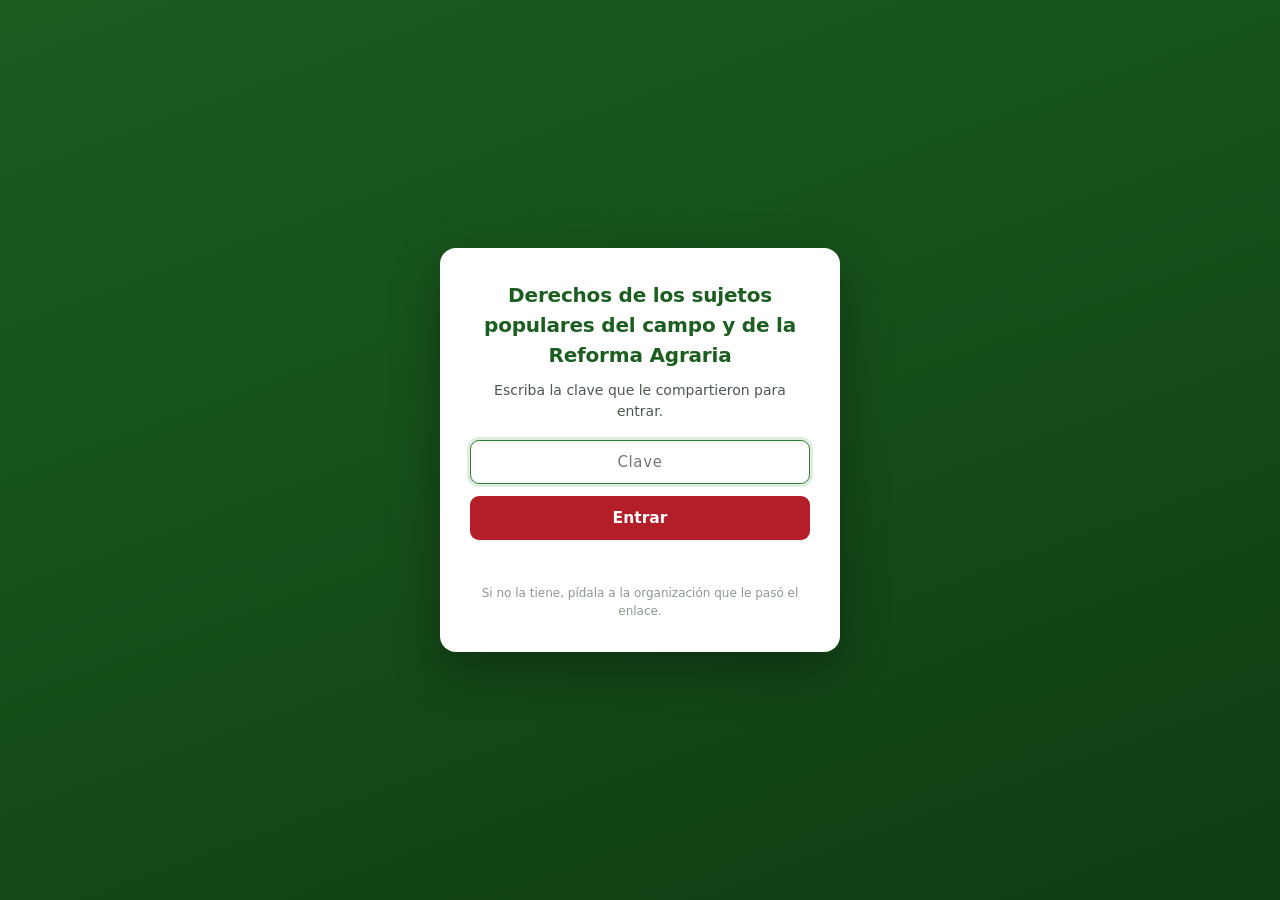
<file: index.html>
<!doctype html>
<html lang="es">
<head>
<meta charset="utf-8">
<meta name="viewport" content="width=device-width,initial-scale=1">
<title>Derechos de los sujetos populares del campo y de la Reforma Agraria</title>
<link rel="stylesheet" href="estilo.css">
<meta name="robots" content="noindex,nofollow,noarchive">
<meta name="referrer" content="no-referrer">
</head>
<body>

<header class="top">
  <div class="top-in">
    <div class="marca">
      <div>
        <h1>Derechos de los sujetos populares del campo y de la Reforma Agraria</h1>
      </div>
    </div>
    <div class="der">
      <select id="subBarra" class="sel-barra oculto"></select>
      <span class="guardado" id="guardadoInd"></span>
    </div>
  </div>
  <div class="barra-prog"><div id="prog"></div></div>
</header>

<div id="puerta" class="puerta">
  <div class="puerta-caja">
    <h2>Derechos de los sujetos populares del campo y de la Reforma Agraria</h2>
    <p>Escriba la clave que le compartieron para entrar.</p>
    <input id="pClave" type="password" placeholder="Clave" autocomplete="off">
    <button class="btn grande" id="pEntrar">Entrar</button>
    <p class="puerta-err" id="pErr"></p>
    <p class="puerta-pie">Si no la tiene, pídala a la organización que le pasó el enlace.</p>
  </div>
</div>
<main id="app"></main>

<!-- ================= PASO 1 ================= -->
<template id="tpl-inicio">
  <div class="wrap estrecho">
    <div class="intro">
      <p class="lead">Es un instrumento de seguimiento y veeduría que sistematiza los avances
        alcanzados, identifica alertas tempranas y monitorea riesgos y amenazas para la garantía
        de los derechos de los sujetos populares del campo. Permite documentar el estado de
        implementación de los
        compromisos, asignar responsabilidades y facilitar el control social sobre las políticas
        agrarias.</p>

      <div class="proposito">
        <div><span class="pe">📌</span><b>Dejar constancia</b>
          <span>Lo que se ganó entre 2022 y 2026, con cifra y con norma.</span></div>
        <div><span class="pe">👁️</span><b>Hacer veeduría</b>
          <span>Saber qué falta y quién tiene que responder.</span></div>
        <div><span class="pe">🛡️</span><b>Frenar la contrarreforma</b>
          <span>Marcar qué tan fácil se puede perder cada logro y encender alertas a tiempo.</span></div>
      </div>
    </div>

    <div class="tarjeta">
      <h3>¿De dónde viene esta información?</h3>
      <div class="dos">
        <div class="campo"><label>Dependencia, dirección u organización <span class="req">*</span></label>
          <input id="fDep" placeholder="Dirección de Ordenamiento Social de la Propiedad"></div>
        <div class="campo"><label>Entidad <span class="req">*</span></label>
          <input id="fEnt" list="lstEnt" placeholder="Agencia Nacional de Tierras">
          <datalist id="lstEnt"></datalist></div>
      </div>
    </div>

    <div class="tarjeta">
      <h3>¿Sobre qué subsistema va a responder?</h3>
      <p class="ayuda">Puede empezar por uno y después cambiar a otro sin perder nada.</p>
      <select id="fSub" class="grande"><option value="">Elija un subsistema…</option></select>
      <div id="infoSub"></div>
    </div>

    <div class="acciones">
      <span class="ayuda" id="avisoRetomar"></span>
      <button class="btn grande" id="btnEmpezar">Entrar →</button>
    </div>
  </div>
</template>

<!-- ================= PASO 2 ================= -->
<template id="tpl-matriz">
  <div class="wrap ancho">
    <div class="cab">
      <div>
        <div class="mig" id="mig"></div>
        <h2 id="tituloSub"></h2>
      </div>
      <div class="cab-btns">
        <button class="btn plano chico" id="btnAtras">← Cambiar</button>
        <button class="btn" id="btnEnviar">Enviar ✓</button>
      </div>
    </div>

    <div class="leyenda-tabla">
      <span><b>Llene solo lo que sepa.</b></span><span class="sep">·</span>
      <span>Se guarda solo mientras escribe.</span><span class="sep">·</span>
      <span>Puede cambiar de subsistema arriba y volver.</span><span class="sep">·</span>
      <span>Cada línea admite <b>varios indicadores</b>; los demás campos (logros, dónde, población…) valen para <b>toda la línea</b>.</span>
    </div>

    <div class="tabla-caja"><table class="mtx" id="tabla"></table></div>

    <div class="pie-tabla">
      <button class="btn-agregar" id="btnAgregar">＋ Falta una línea que sí trabajamos — agregarla</button>
    </div>

    <div class="acciones">
      <span class="ayuda" id="estadoLlenado"></span>
      <button class="btn grande" id="btnEnviar2">Enviar ✓</button>
    </div>
  </div>
</template>

<template id="tpl-fin">
  <div class="wrap estrecho"><div class="fin" id="finCuerpo"></div></div>
</template>

<!-- territorio -->
<div id="modal" class="modal oculto">
  <div class="modal-caja">
    <div class="modal-cab"><h3 id="modalTit">¿Dónde?</h3><button id="modalX">✕</button></div>
    <div class="modal-cuerpo" id="modalCuerpo"></div>
    <div class="modal-pie"><button class="btn" id="modalOk">Listo</button></div>
  </div>
</div>

<!-- población beneficiaria -->
<div id="modalPob" class="modal oculto">
  <div class="modal-caja">
    <div class="modal-cab"><h3>Población beneficiaria</h3><button id="modalPobX">✕</button></div>
    <div class="modal-cuerpo" id="modalPobCuerpo"></div>
    <div class="modal-pie"><button class="btn" id="modalPobOk">Listo</button></div>
  </div>
</div>

<!-- alertas -->
<div id="modalAl" class="modal oculto">
  <div class="modal-caja">
    <div class="modal-cab"><h3>Alerta del territorio</h3><button id="modalAlX">✕</button></div>
    <div class="modal-cuerpo" id="modalAlCuerpo"></div>
    <div class="modal-pie"><button class="btn" id="modalAlOk">Listo</button></div>
  </div>
</div>

<script src="puerta.js"></script>
<script src="app.js" defer></script>
</body>
</html>
</file>
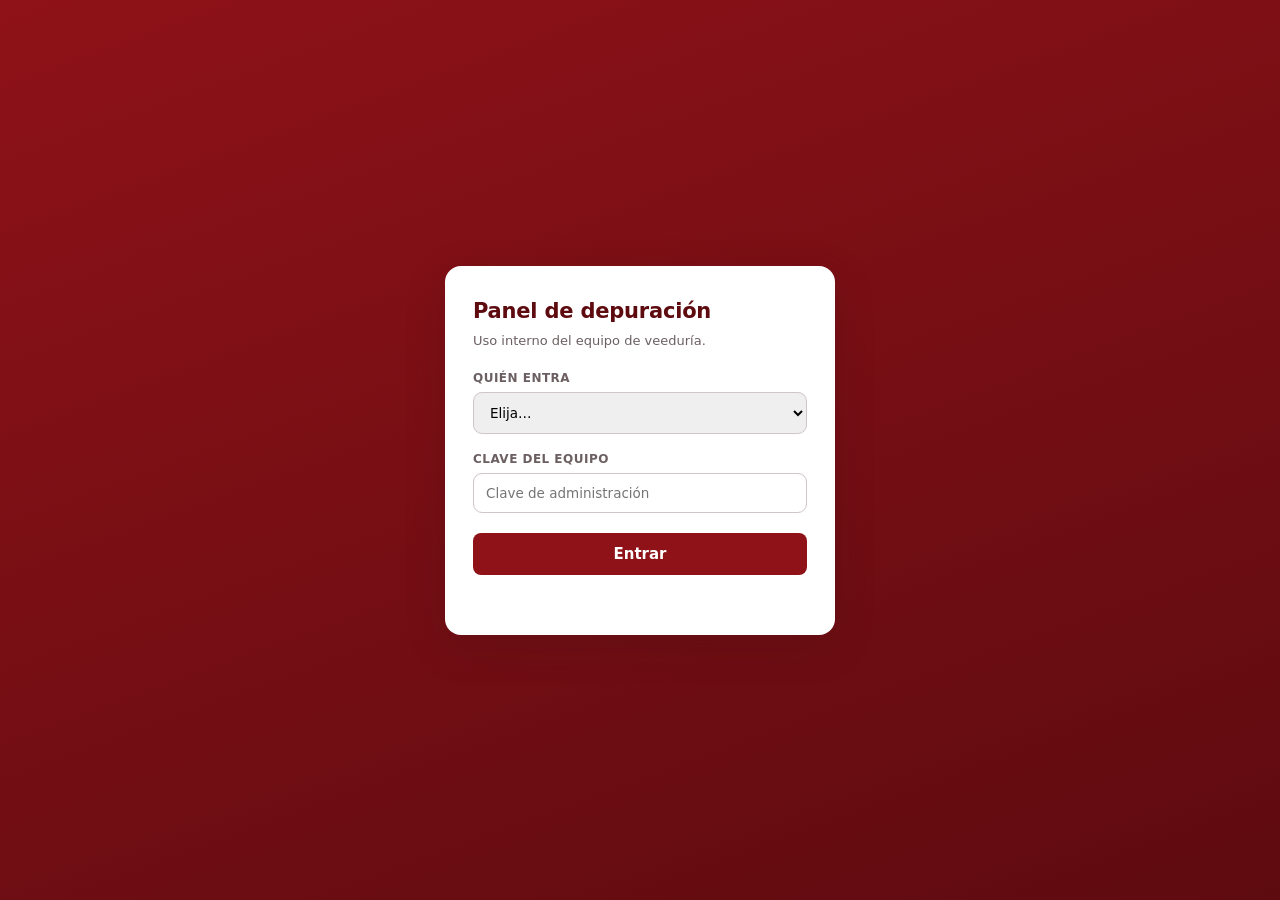
<file: panel/index.html>
<!doctype html>
<html lang="es">
<head>
<meta charset="utf-8">
<meta name="viewport" content="width=device-width,initial-scale=1">
<meta name="robots" content="noindex,nofollow,noarchive">
<title>Panel de depuración · Veeduría</title>
<link rel="stylesheet" href="panel.css">
</head>
<body>

<!-- entrada -->
<div id="entrada" class="entrada">
  <div class="entrada-caja">
    <h2>Panel de depuración</h2>
    <p>Uso interno del equipo de veeduría.</p>
    <label>Quién entra</label>
    <select id="eUsuario"></select>
    <label>Clave del equipo</label>
    <input id="eClave" type="password" placeholder="Clave de administración" autocomplete="off">
    <button class="btn grande" id="eEntrar">Entrar</button>
    <p class="entrada-err" id="eErr"></p>
  </div>
</div>

<!-- panel -->
<div id="panel" class="oculto">
  <header class="top">
    <div class="top-in">
      <div>
        <div class="kicker">Veeduría · depuración de respuestas</div>
        <h1>Panel del equipo</h1>
      </div>
      <div class="top-der">
        <span id="quien" class="quien"></span>
        <button class="btn plano chico" id="btnRefrescar">↻ Actualizar</button>
        <button class="btn plano chico" id="btnSalir">Salir</button>
      </div>
    </div>
  </header>

  <main class="wrap">
    <!-- tarjetas de resumen -->
    <section class="tarjetas" id="tarjetas"></section>

    <!-- pestañas -->
    <nav class="tabs">
      <button class="tab on" data-tab="recibida">Información recibida</button>
      <button class="tab" data-tab="proceso">Proceso</button>
      <button class="tab" data-tab="descargas">Descargas y tablero</button>
    </nav>

    <!-- info recibida -->
    <section id="tab-recibida" class="panel-tab">
      <div class="filtros">
        <input id="fBuscar" placeholder="Buscar en la tabla…">
        <select id="fDep"><option value="">Todas las dependencias</option></select>
        <select id="fSub"><option value="">Todos los subsistemas</option></select>
        <select id="fEstado">
          <option value="">Cualquier estado</option>
          <option value="pendiente">Pendiente</option>
          <option value="revisado">Revisado</option>
          <option value="aprobado">Aprobado</option>
          <option value="rechazado">Rechazado</option>
        </select>
        <span class="cuenta-filtro" id="cuentaFiltro"></span>
      </div>
      <div class="tabla-caja"><table id="tabla"></table></div>
    </section>

    <!-- proceso -->
    <section id="tab-proceso" class="panel-tab oculto">
      <div class="proceso-caja">
        <h3>Lista de proceso</h3>
        <p class="ayuda">Lo que se marque queda con el nombre de quien lo marcó y la fecha.
          Es compartido: lo ven las tres personas.</p>
        <div id="listaProceso"></div>
        <div class="agregar-paso">
          <input id="nuevoPaso" placeholder="Agregar un paso…">
          <button class="btn plano chico" id="btnNuevoPaso">Agregar</button>
        </div>
      </div>
    </section>

    <!-- descargas -->
    <section id="tab-descargas" class="panel-tab oculto">
      <div class="descargas">
        <div class="desc-card">
          <h3>Descargar CSV</h3>
          <p>Abre en Excel. Trae la columna de estado de depuración.</p>
          <button class="btn" id="btnCsvTodo">⬇ Todo lo recibido</button>
          <button class="btn plano" id="btnCsvAprob">⬇ Solo aprobado</button>
        </div>
        <div class="desc-card">
          <h3>Dataset para el tablero</h3>
          <p>Genera el archivo depurado (solo registros aprobados) que alimentará el tablero.</p>
          <button class="btn" id="btnDataset">⬇ Generar dataset (.json)</button>
          <p class="ayuda" id="avisoDataset"></p>
        </div>
      </div>
    </section>
  </main>
</div>

<!-- editor de un registro -->
<div id="modal" class="modal oculto">
  <div class="modal-caja">
    <div class="modal-cab"><h3 id="mTit">Registro</h3><button id="mX">✕</button></div>
    <div class="modal-cuerpo" id="mCuerpo"></div>
    <div class="modal-pie">
      <button class="btn plano" id="mCerrar">Cerrar</button>
      <button class="btn" id="mGuardar">Guardar</button>
    </div>
  </div>
</div>

<div id="aviso" class="aviso-flotante oculto"></div>

<script src="panel.js"></script>
</body>
</html>
</file>
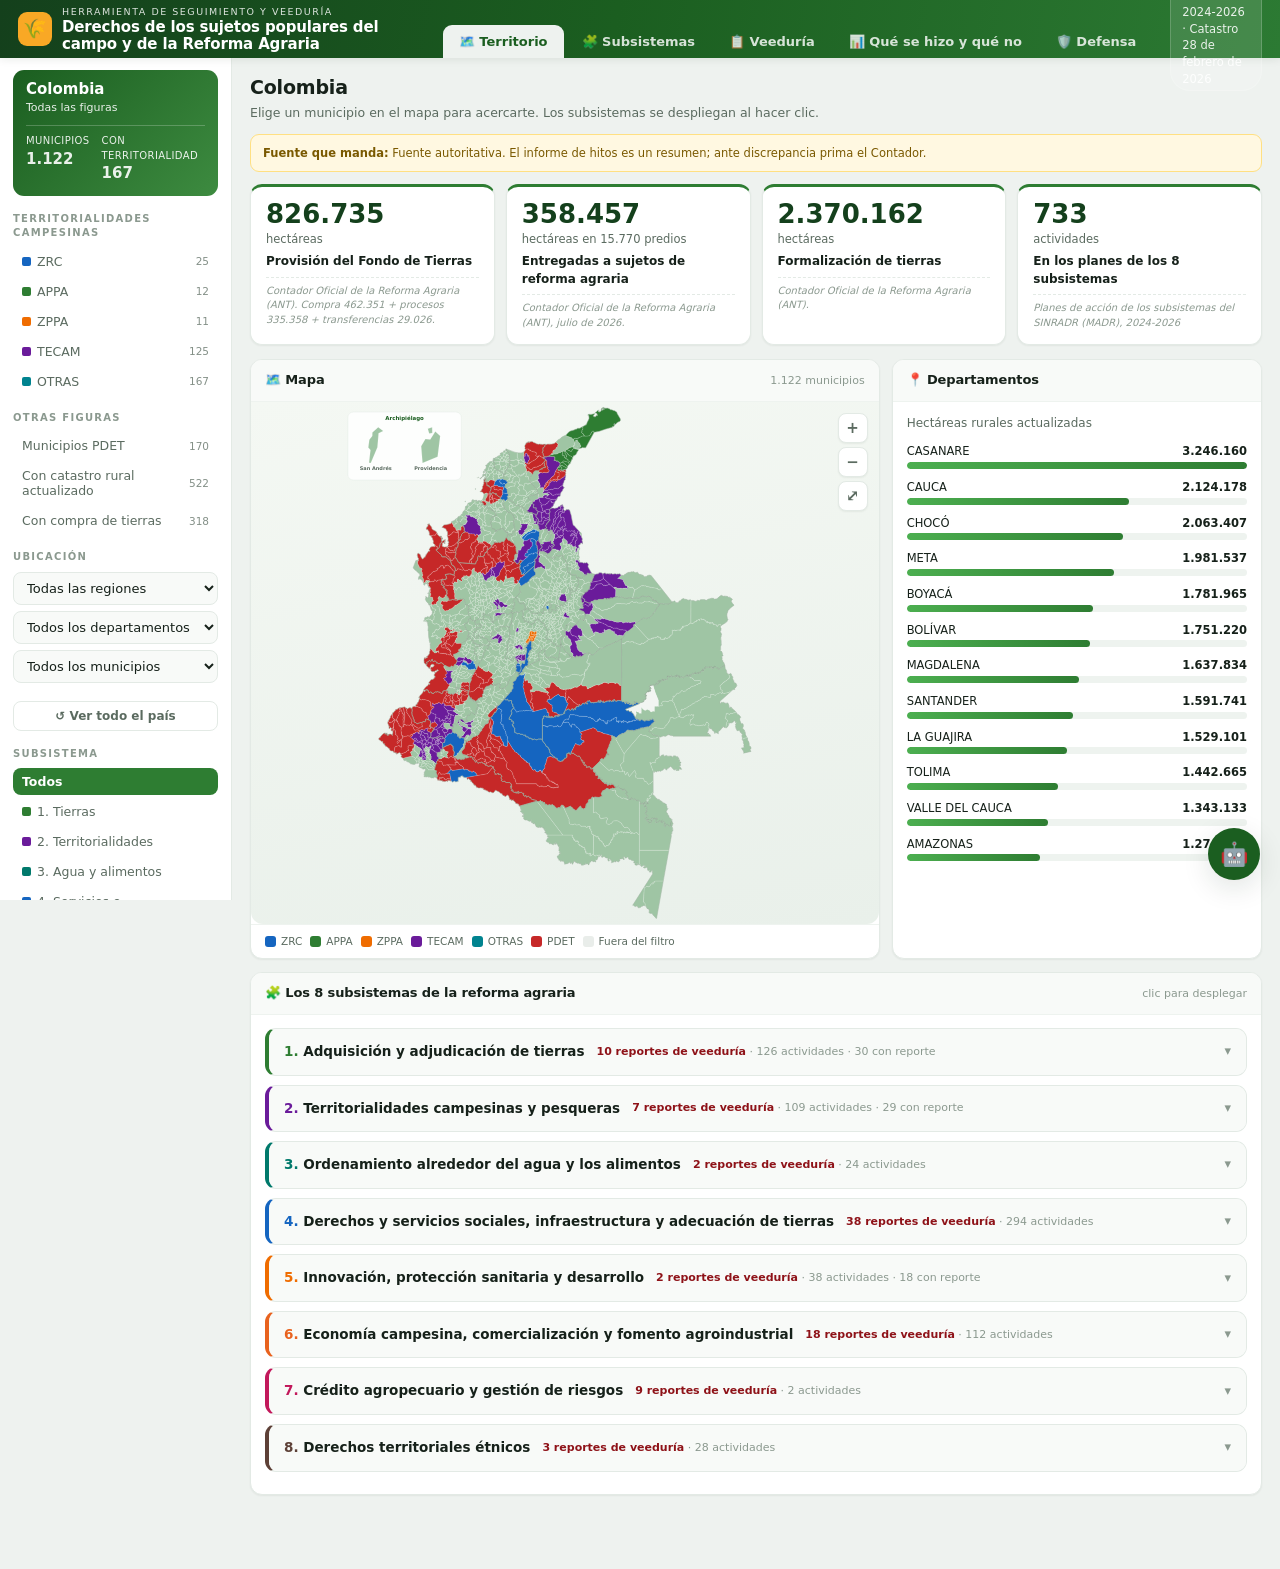
<file: tablero/index.html>
<!doctype html>
<html lang="es">
<head>
<meta charset="utf-8">
<meta name="viewport" content="width=device-width,initial-scale=1">
<title>Herramienta de seguimiento y veeduría · Reforma Agraria</title>
<link rel="stylesheet" href="estilo.css">
</head>
<body>

<div class="barra">
  <div class="barra-in">
    <div class="logo">
      <div class="ico">🌾</div>
      <div>
        <div class="sub">Herramienta de seguimiento y veeduría</div>
        <h1>Derechos de los sujetos populares del campo y de la Reforma Agraria</h1>
      </div>
    </div>
    <nav class="navtabs">
      <button class="navtab on" data-v="territorio">🗺️ Territorio</button>
      <button class="navtab" data-v="subsistemas">🧩 Subsistemas</button>
      <button class="navtab" data-v="veeduria">📋 Veeduría</button>
      <button class="navtab" data-v="balance">📊 Qué se hizo y qué no</button>
      <button class="navtab" data-v="defensa">🛡️ Defensa</button>
    </nav>
    <div class="der"><span class="corte" id="corte">—</span></div>
  </div>
</div>

<div class="app">
  <aside class="rail">
    <div id="ctxBox" class="ctx"></div>

    <h5>Territorialidades campesinas</h5>
    <div class="slicer" id="slTerr"></div>

    <h5>Otras figuras</h5>
    <div class="slicer" id="slOtras"></div>

    <h5>Ubicación</h5>
    <select id="selRegion"></select>
    <select id="selDpto"></select>
    <select id="selMpio"></select>
    <button class="limpiar" id="limpiar">↺ Ver todo el país</button>

    <h5>Subsistema</h5>
    <div class="slicer" id="slSub"></div>
  </aside>

  <main class="lienzo">
    <div id="vistas"></div>
  </main>
</div>

<button id="fab" title="Consultar la reforma agraria">🤖</button>
<div id="panelAgente" class="card agente-flotante oculto">
  <header><h3>🤖 Consulta la reforma agraria</h3>
    <button id="cerrarAgente" style="color:var(--gris);font-size:16px">✕</button></header>
  <div class="body">
    <div class="chat" id="chat"></div>
    <div class="preg"><input id="txtPregunta" placeholder="Escribe tu pregunta…" autocomplete="off">
      <button id="btnPreguntar">Enviar</button></div>
    <div class="sugs" id="sugs"></div>
  </div>
</div>

<div class="tip" id="tip"></div>

<script src="agente.js"></script>
<script src="app.js"></script>
</body>
</html>
</file>
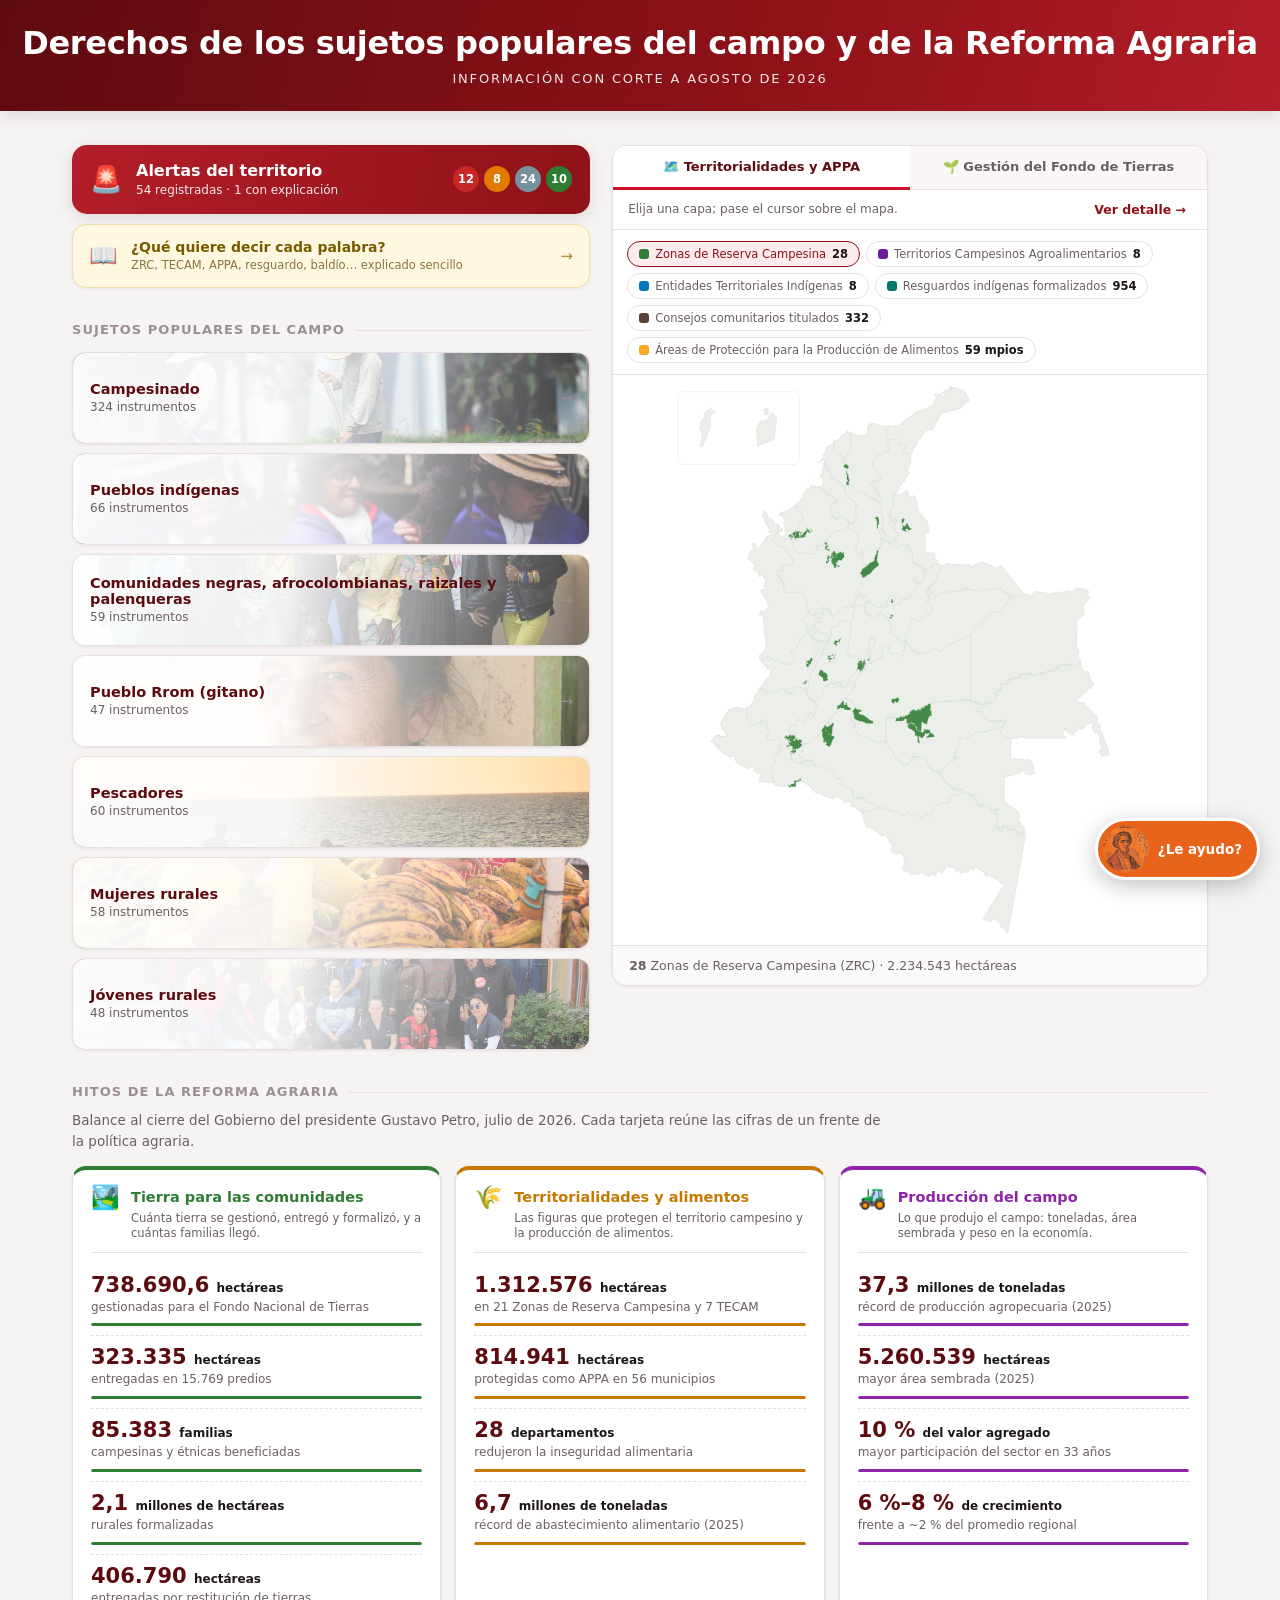
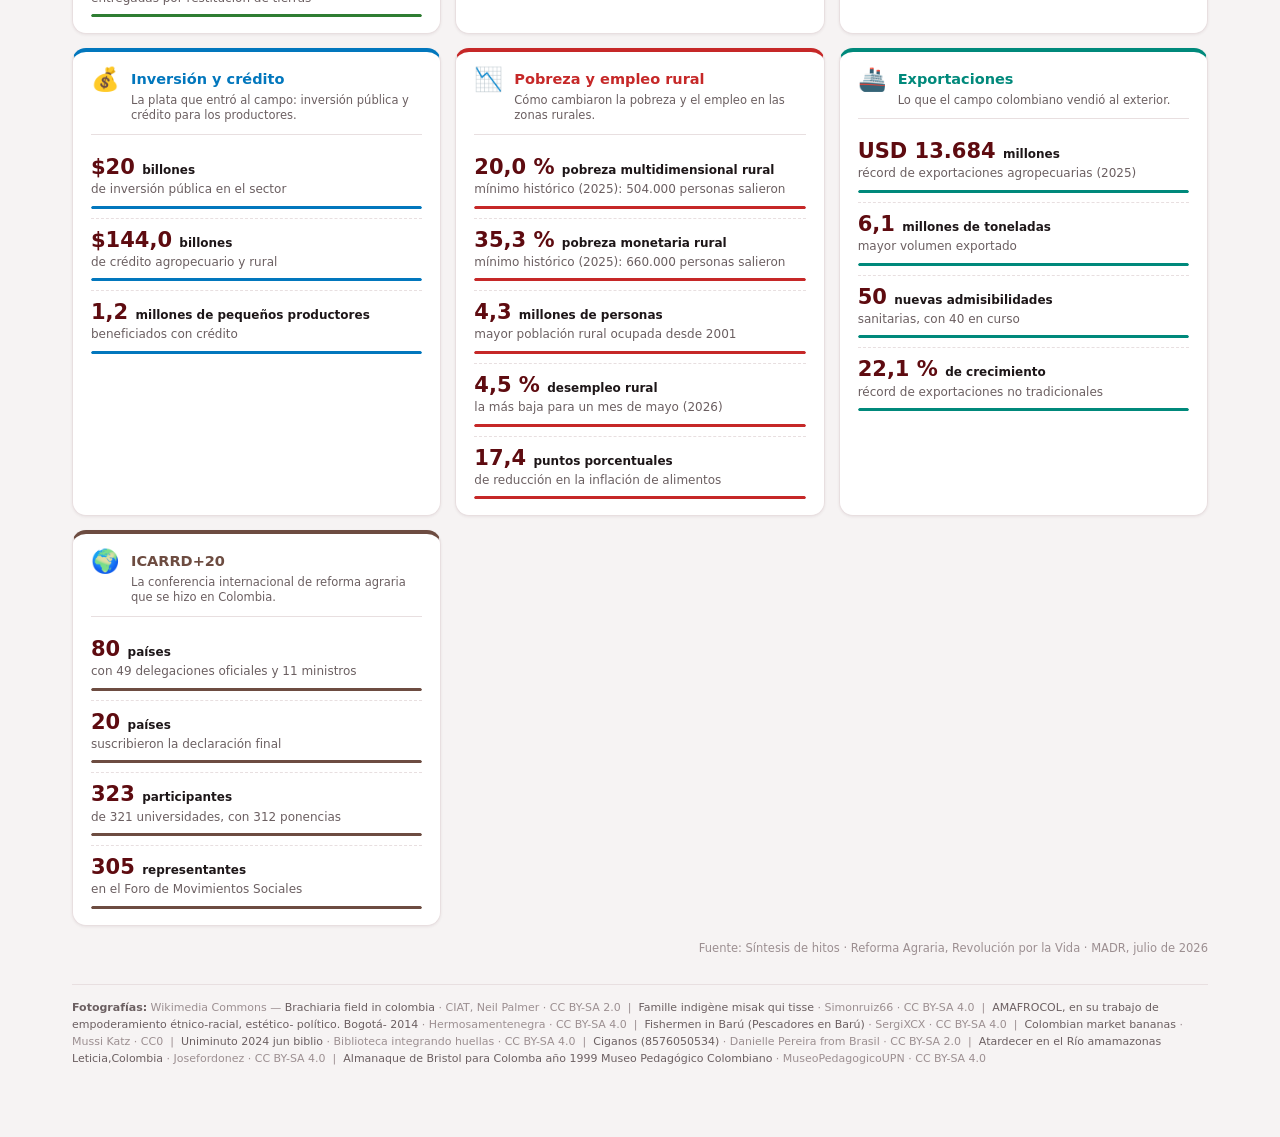
<file: tablero2/index.html>
<!doctype html>
<html lang="es">
<head>
<meta charset="utf-8">
<meta name="viewport" content="width=device-width,initial-scale=1">
<meta name="robots" content="noindex,nofollow">
<title>Derechos de los sujetos populares del campo y de la Reforma Agraria</title>
<!-- el ?v= obliga al navegador a bajar la versión nueva; subirlo en cada publicación -->
<link rel="stylesheet" href="estilo.css?v=7.1">
</head>
<body>

<header class="cab">
  <h1 id="titulo">Derechos de los sujetos populares del campo y de la Reforma Agraria</h1>
  <p class="sub">Información con corte a agosto de 2026</p>
</header>

<nav class="ruta" id="ruta"></nav>

<main id="app"></main>

<div class="tip" id="tip"></div>

<script src="app.js?v=7.1"></script>
</body>
</html>
</file>
<file: estilo.css>
/* Lo que cambió para el campesinado — formulario en matriz */
:root{
  --verde:#5E0B10; --verde2:#8E1218; --verde3:#B31E28; --verde4:#CE1126; --verde-luz:#FDECEE;
  --maiz:#F9A825; --maiz-luz:#FFF8E1; --rojo:#C62828; --azul:#1565C0;
  --tinta:#1d1618; --gris:#6b5f61; --gris2:#9c8f91; --linea:#e8dfe0; --linea2:#f3ecec;
  --papel:#fff; --fondo:#f8f5f5;
  --s1:0 1px 2px rgba(60,20,24,.06); --s2:0 3px 12px rgba(60,20,24,.09); --s3:0 12px 40px rgba(60,20,24,.18);
}
*{box-sizing:border-box}
body{margin:0;background:var(--fondo);color:var(--tinta);font-size:14.5px;line-height:1.5;
  font-family:"Segoe UI",system-ui,-apple-system,Roboto,Helvetica,Arial,sans-serif}
h1,h2,h3{margin:0;letter-spacing:-.01em}
button{font-family:inherit;cursor:pointer;border:0;background:none;color:inherit;font-size:inherit}
input,select,textarea{font-family:inherit;font-size:13.5px}

/* encabezado */
.top{background:linear-gradient(105deg,var(--verde),var(--verde2) 55%,#B31E28);color:#fff;
  position:sticky;top:0;z-index:40;box-shadow:var(--s2)}
.top-in{max-width:1500px;margin:0 auto;padding:12px 20px;display:flex;align-items:center;
  justify-content:space-between;gap:14px;flex-wrap:wrap}
.marca{display:flex;align-items:center;gap:11px}
.marca .ico{width:38px;height:38px;border-radius:10px;background:var(--maiz);color:var(--verde);
  display:grid;place-items:center;font-size:20px}
.kicker{font-size:9.5px;letter-spacing:.15em;text-transform:uppercase;opacity:.85}
/* el título es largo: se encoge en pantallas chicas para no comerse el celular */
.marca h1{font-size:17.5px;line-height:1.22;max-width:52ch}
@media (max-width:640px){
  .top-in{padding:9px 14px}
  .marca h1{font-size:14.5px;max-width:none}
}
.der{display:flex;align-items:center;gap:11px}
.paso-ind{font-size:11.5px;background:rgba(255,255,255,.16);padding:4px 12px;border-radius:20px}
.guardado{font-size:11px;opacity:0;transition:.3s}
.guardado.ver{opacity:.9}
.barra-prog{height:3px;background:rgba(255,255,255,.18)}
.barra-prog>div{height:100%;background:var(--maiz);width:0;transition:width .35s}

.wrap{max-width:820px;margin:0 auto;padding:24px 20px 60px}
.wrap.ancho{max-width:1500px}
.ayuda{font-size:12.5px;color:var(--gris)}

/* intro */
.intro{margin-bottom:20px}
.intro h2{font-size:23px;line-height:1.25;margin-bottom:8px}
.lead{font-size:15px;color:var(--gris);margin:0 0 16px;max-width:70ch}
.tres-puntos{display:grid;gap:8px}
.tres-puntos>div{font-size:13.5px;padding-left:14px;border-left:3px solid var(--maiz);color:var(--gris)}
.tres-puntos b{color:var(--tinta)}

.tarjeta{background:var(--papel);border:1px solid var(--linea);border-radius:12px;
  padding:18px 20px;margin-bottom:14px;box-shadow:var(--s1)}
.tarjeta h3{font-size:15.5px;color:var(--verde2);margin-bottom:4px}
.tarjeta>.ayuda{margin-bottom:11px}
.dos{display:grid;grid-template-columns:1fr 1fr;gap:12px}
.campo{margin-bottom:11px}
.campo label{display:block;font-size:12.5px;font-weight:600;margin-bottom:4px}
.campo input,select{width:100%;border:1.5px solid var(--linea);border-radius:9px;padding:9px 11px;background:#fff}
.campo input:focus,select:focus{outline:0;border-color:var(--verde4);box-shadow:0 0 0 3px rgba(206,17,38,.14)}
select.grande{font-size:14.5px;padding:12px 13px;font-weight:600}
.req{color:var(--rojo)}

#infoSub{margin-top:11px}
.info-sub{background:var(--verde-luz);border-radius:9px;padding:12px 14px;font-size:13px}
.info-sub b{color:var(--verde2)}
.info-sub .cnt{font-size:20px;font-weight:800;color:var(--verde2);display:block}

.acciones{display:flex;gap:11px;justify-content:space-between;align-items:center;margin-top:18px;flex-wrap:wrap}
.btn{background:var(--verde3);color:#fff;border-radius:9px;padding:10px 20px;font-weight:700;
  font-size:14px;box-shadow:var(--s1);transition:.15s}
.btn:hover{background:var(--verde2);transform:translateY(-1px)}
.btn.grande{padding:13px 30px;font-size:15.5px}
.btn.chico{padding:7px 14px;font-size:12.5px}
.btn.plano{background:transparent;color:var(--gris);border:1px solid var(--linea);box-shadow:none}
.btn.plano:hover{border-color:var(--verde4);color:var(--verde2);background:#fff}
.btn:disabled{opacity:.5;cursor:not-allowed;transform:none}

/* cabecera de la matriz */
.cab{display:flex;justify-content:space-between;align-items:flex-end;gap:14px;margin-bottom:12px;flex-wrap:wrap}
.mig{font-size:12px;color:var(--gris);margin-bottom:2px}
.cab h2{font-size:19px}
.cab-btns{display:flex;gap:8px}
.leyenda-tabla{background:var(--maiz-luz);border:1px solid #ffe9a8;border-radius:9px;
  padding:9px 13px;font-size:12.5px;color:#7a5900;margin-bottom:12px}
.leyenda-tabla .sep{opacity:.4;margin:0 7px}

/* ---------- la matriz ---------- */
.tabla-caja{background:var(--papel);border:1px solid var(--linea);border-radius:12px;
  overflow:auto;box-shadow:var(--s1);max-height:70vh}
table.mtx{border-collapse:separate;border-spacing:0;width:100%;min-width:1180px;font-size:13px}
.mtx th{background:#FCF3F4;text-align:left;padding:9px 8px;font-size:10.5px;text-transform:uppercase;
  letter-spacing:.05em;color:var(--verde2);border-bottom:2px solid var(--linea);
  position:sticky;top:0;z-index:2;font-weight:800;white-space:nowrap}
.mtx th small{display:block;font-size:9.5px;text-transform:none;letter-spacing:0;
  color:var(--gris2);font-weight:500;margin-top:1px}
.mtx td{padding:6px 7px;border-bottom:1px solid var(--linea2);vertical-align:top}
.mtx tr:hover td{background:#FFFAFA}
.mtx tr.completa td{background:#FEF6F7}
.mtx td.lin{position:sticky;left:0;background:#fff;z-index:1;border-right:1px solid var(--linea);
  max-width:250px;min-width:210px}
.mtx tr:hover td.lin,.mtx tr.completa td.lin{background:#FEF6F7}
.mtx .num-lin{font-size:10px;font-weight:800;color:var(--maiz)}
.mtx .txt-lin{font-size:12.5px;font-weight:600;line-height:1.35}
.mtx select,.mtx input,.mtx textarea{width:100%;border:1px solid var(--linea);border-radius:7px;
  padding:6px 7px;font-size:12.5px;background:#fff}
.mtx select:focus,.mtx input:focus,.mtx textarea:focus{outline:0;border-color:var(--verde4);
  box-shadow:0 0 0 2px rgba(206,17,38,.16)}
.mtx textarea{min-height:56px;resize:vertical;line-height:1.4}
.mtx select.vacio{color:var(--gris2)}
.mtx .cifra-par{display:grid;grid-template-columns:1fr 1fr;gap:4px}
.btn-terr{width:100%;border:1px dashed var(--linea);border-radius:7px;padding:7px;font-size:12px;
  color:var(--gris);text-align:left;background:#fff;transition:.13s}
.btn-terr:hover{border-color:var(--verde4);color:var(--verde2)}
.btn-terr.puesto{border-style:solid;border-color:#F0C2C6;background:var(--verde-luz);color:var(--verde2);font-weight:600}
/* población beneficiaria: mismo chip que territorio */
.btn-pob{width:100%;border:1px dashed var(--linea);border-radius:7px;padding:7px;font-size:12px;
  color:var(--gris);text-align:left;background:#fff;transition:.13s}
.btn-pob:hover{border-color:var(--verde4);color:var(--verde2)}
.btn-pob.puesto{border-style:solid;border-color:#F0C2C6;background:var(--verde-luz);color:var(--verde2);font-weight:600}
.pob-grupo{font-size:11px;font-weight:700;letter-spacing:.06em;text-transform:uppercase;
  color:var(--gris2);margin:14px 0 7px}
.pob-grupo:first-child{margin-top:0}
.pob-lista{display:grid;grid-template-columns:1fr 1fr;gap:7px}
.pob-op{display:flex;align-items:center;gap:8px;border:1px solid var(--linea);border-radius:8px;
  padding:9px 11px;font-size:13px;cursor:pointer;transition:.13s;background:#fff}
.pob-op:hover{border-color:var(--verde4)}
.pob-op.on{border-color:#a5d6a7;background:#E8F5E9;color:var(--verde);font-weight:600}
.pob-op input{width:16px;height:16px;accent-color:var(--verde3);flex:none}
@media (max-width:640px){ .pob-lista{grid-template-columns:1fr} }
.marca-ok{color:var(--verde3);font-weight:800}

/* ---------- modal territorio ---------- */
.modal{position:fixed;inset:0;background:rgba(60,10,14,.55);display:grid;place-items:center;z-index:80;padding:20px}
.modal.oculto{display:none}
.modal-caja{background:#fff;border-radius:14px;width:100%;max-width:560px;max-height:86vh;
  display:flex;flex-direction:column;box-shadow:var(--s3)}
.modal-cab{padding:15px 19px;border-bottom:1px solid var(--linea);display:flex;
  justify-content:space-between;align-items:center}
.modal-cab h3{font-size:16px;color:var(--verde2)}
.modal-cab button{font-size:17px;color:var(--gris)}
.modal-cuerpo{padding:17px 19px;overflow:auto}
.modal-pie{padding:13px 19px;border-top:1px solid var(--linea);text-align:right}

.op-terr{display:grid;grid-template-columns:repeat(3,1fr);gap:8px;margin-bottom:14px}
.ot{border:1.5px solid var(--linea);border-radius:10px;padding:11px 8px;text-align:center;background:#fff;transition:.13s}
.ot:hover{border-color:var(--verde4)}
.ot.on{border-color:var(--verde3);background:var(--verde-luz)}
.ot .e{font-size:18px;display:block;margin-bottom:2px}
.ot b{font-size:12.5px;display:block}
.chips{display:flex;gap:5px;flex-wrap:wrap;margin-top:9px}
.chip{background:var(--verde-luz);color:var(--verde2);border:1px solid #F0C2C6;border-radius:16px;
  padding:3px 10px;font-size:12px;font-weight:600;display:inline-flex;align-items:center;gap:5px}
.chip button{color:var(--verde2);opacity:.55;font-size:13px;line-height:1}
.chip button:hover{opacity:1;color:var(--rojo)}
.mcard{border:1px solid var(--linea);border-radius:9px;padding:10px;margin-bottom:8px;background:#FFFAFA}
.mcard .mh{display:flex;justify-content:space-between;align-items:center;margin-bottom:7px}
.mcard .mh b{font-size:13px;color:var(--verde2)}
.acc-fila{display:grid;grid-template-columns:1fr 92px 30px;gap:6px;margin-bottom:5px}
.acc-fila input{border:1px solid var(--linea);border-radius:7px;padding:6px 8px;font-size:12.5px;width:100%}
.mini{border:1px solid var(--linea);border-radius:7px;color:var(--gris);height:31px;font-size:12px}
.mini:hover{color:var(--rojo);border-color:var(--rojo)}
.mas{font-size:12px;color:var(--verde2);font-weight:600;padding:4px 0}

/* ---------- fin ---------- */
.fin{text-align:center;padding:34px 20px}
.fin .emo{font-size:52px;margin-bottom:12px}
.fin h2{font-size:24px;margin-bottom:9px}
.fin p{color:var(--gris);max-width:56ch;margin:0 auto 8px}
.fin .caja{background:var(--papel);border:1px solid var(--linea);border-radius:12px;
  padding:18px;margin-top:20px;text-align:left;box-shadow:var(--s1)}
.fin .caja b{color:var(--verde2)}
.err{background:#FFEBEE;border:1px solid #ffcdd2;color:#7d2b2b;border-radius:10px;
  padding:14px 16px;text-align:left;margin-top:16px}

@media(max-width:760px){ .dos,.op-terr{grid-template-columns:1fr} }

/* ---------- v3: selector de subsistema en la barra ---------- */
.sel-barra{background:rgba(255,255,255,.16);border:1px solid rgba(255,255,255,.28);color:#fff;
  border-radius:8px;padding:6px 11px;font-size:12.5px;font-weight:600;max-width:290px;cursor:pointer}
.sel-barra option{color:var(--tinta);background:#fff}
.sel-barra:focus{outline:0;box-shadow:0 0 0 3px rgba(255,255,255,.22)}
.oculto{display:none!important}

/* agregar línea propia */
.pie-tabla{margin-top:11px}
.btn-agregar{width:100%;border:1.5px dashed var(--linea);border-radius:10px;padding:12px;
  color:var(--verde3);font-weight:600;font-size:13.5px;background:#fff;transition:.14s}
.btn-agregar:hover{border-color:var(--verde4);background:var(--verde-luz)}
.mtx tr.propia td.lin{border-left:3px solid var(--maiz)}
.mtx .etq-propia{font-size:9px;font-weight:800;color:var(--maiz);letter-spacing:.05em}
.quitar-lin{float:right;color:var(--gris2);font-size:13px;line-height:1}
.quitar-lin:hover{color:var(--verde4)}

/* ---------- v4: propósito de la herramienta ---------- */
.proposito{display:grid;gap:10px;margin:16px 0}
.proposito>div{background:var(--papel);border:1px solid var(--linea);border-left:4px solid var(--verde3);
  border-radius:10px;padding:12px 15px;box-shadow:var(--s1)}
.proposito .pe{font-size:17px;margin-right:7px}
.proposito b{font-size:14px;color:var(--verde2)}
.proposito span:last-child{display:block;font-size:12.5px;color:var(--gris);margin-top:3px}
.nota-entidades{background:var(--maiz-luz);border:1px solid #ffe9a8;border-radius:10px;
  padding:12px 15px;font-size:13px;color:#7a5900}

/* ---------- indicadores múltiples (subdivisiones de la línea) ---------- */
.mtx tr.sub td{border-bottom:1px dashed var(--linea)}
.mtx tr.ult-sub td{border-bottom:1px solid var(--linea2)}
.celda-ind{min-width:330px}
.inds-lista{display:flex;flex-direction:column}
.ind-item{padding:7px 0;border-bottom:1px dashed var(--linea)}
.ind-item:first-child{padding-top:0}
.ind-item:last-child{border-bottom:0;padding-bottom:8px}
/* celdas siempre alineadas arriba: los campos de la línea quedan junto al 1er indicador */
.mtx td{vertical-align:top}
.ind-fila{display:grid;grid-template-columns:1.4fr 96px 1fr 26px;gap:5px;align-items:center}
.ind-fila input,.ind-fila select{font-size:12px;padding:5px 6px}
.btn-ind{width:100%;border:1px dashed var(--linea);border-radius:7px;padding:6px;font-size:11.5px;
  color:var(--verde3);font-weight:600;background:#fff;margin-top:5px;transition:.13s}
.btn-ind:hover{border-color:var(--verde4);background:var(--verde-luz)}
.quitar-ind{border:1px solid var(--linea);border-radius:6px;color:var(--gris2);height:28px;font-size:11px}
.quitar-ind:hover{color:var(--verde4);border-color:var(--verde4)}
.et-tipo{font-size:9px;font-weight:800;letter-spacing:.04em;padding:1px 5px;border-radius:4px;
  text-transform:uppercase}
.t-num{background:#E3F2FD;color:#0D47A1} .t-cual{background:#F3E5F5;color:#4A148C}

/* ---------- alertas ---------- */
.btn-alerta{width:100%;border:1px dashed var(--linea);border-radius:7px;padding:7px;font-size:11.5px;
  color:var(--gris);background:#fff;text-align:left;transition:.13s}
.btn-alerta:hover{border-color:var(--verde4)}
.btn-alerta.roja{border-style:solid;background:#FFEBEE;border-color:#ef9a9a;color:#B71C1C;font-weight:700}
.btn-alerta.naranja{border-style:solid;background:#FFF3E0;border-color:#ffcc80;color:#E65100;font-weight:700}
.btn-alerta.verde{border-style:solid;background:#E8F5E9;border-color:#a5d6a7;color:#1B5E20;font-weight:700}
.niveles{display:grid;gap:9px;margin-bottom:14px}
.niv{border:2px solid var(--linea);border-radius:11px;padding:12px 14px;text-align:left;background:#fff;transition:.14s}
.niv:hover{transform:translateY(-1px);box-shadow:var(--s1)}
.niv.on{box-shadow:0 0 0 3px rgba(0,0,0,.06)}
.niv .nt{font-size:14px;font-weight:800;display:flex;align-items:center;gap:8px}
.niv .pt{width:13px;height:13px;border-radius:50%;display:inline-block}
.niv .cr{font-size:12px;color:var(--gris);margin-top:4px}
.niv-rojo{border-color:#ef9a9a} .niv-rojo.on{background:#FFEBEE;border-color:#C62828}
.niv-rojo .nt{color:#B71C1C} .niv-rojo .pt{background:#C62828}
.niv-naranja{border-color:#ffcc80} .niv-naranja.on{background:#FFF3E0;border-color:#EF6C00}
.niv-naranja .nt{color:#E65100} .niv-naranja .pt{background:#EF6C00}
.niv-verde{border-color:#a5d6a7} .niv-verde.on{background:#E8F5E9;border-color:#2E7D32}
.niv-verde .nt{color:#1B5E20} .niv-verde .pt{background:#2E7D32}
.tipos-al{display:grid;grid-template-columns:1fr 1fr;gap:7px;margin:12px 0}
.tipo-al{border:1.5px solid var(--linea);border-radius:9px;padding:9px 11px;text-align:left;background:#fff;font-size:12.5px}
.tipo-al:hover{border-color:var(--verde4)}
.tipo-al.on{border-color:var(--verde3);background:var(--verde-luz);font-weight:600}
.tipo-al small{display:block;font-size:11px;color:var(--gris);font-weight:400;margin-top:2px}
.ejemplo-al{background:#f7f4f4;border-radius:8px;padding:10px 12px;font-size:12px;color:var(--gris);margin-top:10px}
.ejemplo-al b{color:var(--tinta)}
.aviso-seg{background:#FFF8E1;border:1px solid #FFE082;border-radius:9px;padding:11px 13px;
  font-size:12px;color:#7a5900;margin-top:12px}

/* territorio simplificado */
.mun-grid{display:grid;grid-template-columns:repeat(auto-fill,minmax(150px,1fr));gap:5px;
  max-height:260px;overflow:auto;border:1px solid var(--linea);border-radius:9px;padding:9px;margin-top:9px}
.mun-chk{display:flex;align-items:center;gap:6px;font-size:12.5px;padding:4px 6px;border-radius:6px;cursor:pointer}
.mun-chk:hover{background:var(--verde-luz)}
.mun-chk input{width:auto;margin:0}
.btn-todo-dep{width:100%;border:1.5px solid var(--verde3);border-radius:9px;padding:9px;
  color:var(--verde3);font-weight:700;font-size:12.5px;background:#fff;margin-top:8px}
.btn-todo-dep:hover{background:var(--verde-luz)}

/* ---------- puerta de entrada (solo en la versión publicada) ---------- */
.puerta{position:fixed;inset:0;z-index:9000;display:flex;align-items:center;justify-content:center;
  background:linear-gradient(160deg,#1B5E20,#0f3d13);padding:20px}
.puerta-caja{background:#fff;border-radius:16px;padding:32px 30px;max-width:400px;width:100%;
  text-align:center;box-shadow:0 18px 50px rgba(0,0,0,.3)}
.puerta-ico{font-size:40px;line-height:1;margin-bottom:10px}
.puerta-caja h2{margin:0 0 10px;font-size:20px;color:#1B5E20}
.puerta-caja p{margin:0 0 18px;font-size:14px;color:#4a5a4d;line-height:1.5}
.puerta-caja input{width:100%;padding:12px 14px;border:1.5px solid #cfdccf;border-radius:9px;
  font-size:15px;margin-bottom:12px;text-align:center;letter-spacing:.04em}
.puerta-caja input:focus{outline:none;border-color:#2E7D32;box-shadow:0 0 0 3px rgba(46,125,50,.15)}
.puerta-caja .btn{width:100%;justify-content:center}
.puerta-err{color:#C62828!important;font-size:13px!important;margin:12px 0 0!important;min-height:18px}
.puerta-pie{font-size:12px!important;color:#8a9a8c!important;margin:14px 0 0!important}
</file>
<file: panel/panel.css>
:root{
  --vino:#5E0B10; --vino2:#8E1218; --rojo:#CE1126; --vino-luz:#FDECEE;
  --am:#F9A825; --am-luz:#FFF8E1; --ok:#2E7D32; --ok-luz:#E8F5E9; --no:#C62828; --no-luz:#FFEBEE;
  --tinta:#1d1618; --gris:#6b5f61; --gris2:#9c8f91; --linea:#e8dfe0; --papel:#fff; --fondo:#f5f2f2;
  --s1:0 1px 2px rgba(60,20,24,.06); --s2:0 3px 12px rgba(60,20,24,.09); --s3:0 12px 40px rgba(60,20,24,.2);
}
*{box-sizing:border-box}
body{margin:0;background:var(--fondo);color:var(--tinta);font-size:14px;line-height:1.5;
  font-family:"Segoe UI",system-ui,-apple-system,Roboto,Arial,sans-serif}
h1,h2,h3{margin:0;letter-spacing:-.01em}
button{font-family:inherit;cursor:pointer;border:0;background:none;color:inherit;font-size:inherit}
input,select,textarea{font-family:inherit;font-size:13.5px}
.oculto{display:none!important}

.btn{background:var(--vino2);color:#fff;border-radius:8px;padding:9px 16px;font-weight:600;transition:.13s}
.btn:hover{background:var(--vino)}
.btn:disabled{opacity:.55;cursor:default}
.btn.grande{width:100%;justify-content:center;padding:12px;font-size:15px}
.btn.plano{background:#fff;color:var(--vino2);border:1px solid var(--linea)}
.btn.plano:hover{border-color:var(--vino2);background:var(--vino-luz)}
.btn.chico{padding:6px 12px;font-size:12.5px}
.btn.mini{padding:4px 10px;font-size:12px}

/* entrada */
.entrada{position:fixed;inset:0;display:flex;align-items:center;justify-content:center;
  background:linear-gradient(160deg,var(--vino2),var(--vino));padding:20px}
.entrada-caja{background:#fff;border-radius:16px;padding:30px 28px;max-width:390px;width:100%;box-shadow:var(--s3)}
.entrada-caja h2{color:var(--vino);font-size:21px;margin-bottom:4px}
.entrada-caja p{color:var(--gris);font-size:13px;margin:0 0 18px}
.entrada-caja label{display:block;font-size:12px;font-weight:700;color:var(--gris);margin:12px 0 5px;
  text-transform:uppercase;letter-spacing:.04em}
.entrada-caja select,.entrada-caja input{width:100%;padding:11px 12px;border:1.5px solid #cfc6c7;
  border-radius:9px;margin-bottom:4px}
.entrada-caja select:focus,.entrada-caja input:focus{outline:none;border-color:var(--vino2);
  box-shadow:0 0 0 3px rgba(142,18,24,.13)}
.entrada-caja .btn{margin-top:16px}
.entrada-err{color:var(--no)!important;font-size:13px!important;min-height:18px;margin:12px 0 0!important}

/* encabezado */
.top{background:linear-gradient(105deg,var(--vino),var(--vino2));color:#fff;position:sticky;top:0;z-index:30;box-shadow:var(--s2)}
.top-in{max-width:1400px;margin:0 auto;padding:12px 22px;display:flex;align-items:center;justify-content:space-between;gap:14px;flex-wrap:wrap}
.kicker{font-size:9.5px;letter-spacing:.15em;text-transform:uppercase;opacity:.85}
.top h1{font-size:18px}
.top-der{display:flex;align-items:center;gap:9px}
.quien{font-size:12.5px;background:rgba(255,255,255,.16);padding:5px 12px;border-radius:20px}

.wrap{max-width:1400px;margin:0 auto;padding:20px 22px 60px}

/* tarjetas */
.tarjetas{display:grid;grid-template-columns:repeat(5,1fr);gap:12px;margin-bottom:22px}
.tarjeta{background:#fff;border-radius:12px;padding:16px;box-shadow:var(--s1);border-left:4px solid var(--gris2)}
.tarjeta.am{border-left-color:var(--am)} .tarjeta.ok{border-left-color:var(--ok)} .tarjeta.no{border-left-color:var(--no)}
.t-num{font-size:30px;font-weight:800;color:var(--vino);line-height:1}
.t-lab{font-size:12px;color:var(--gris);margin-top:4px}
@media(max-width:820px){.tarjetas{grid-template-columns:repeat(2,1fr)}}

/* tabs */
.tabs{display:flex;gap:4px;border-bottom:2px solid var(--linea);margin-bottom:18px}
.tab{padding:10px 18px;font-weight:600;color:var(--gris);border-bottom:3px solid transparent;margin-bottom:-2px}
.tab:hover{color:var(--vino2)}
.tab.on{color:var(--vino);border-bottom-color:var(--rojo)}

/* filtros */
.filtros{display:flex;gap:10px;flex-wrap:wrap;align-items:center;margin-bottom:14px}
.filtros input,.filtros select{padding:8px 11px;border:1px solid var(--linea);border-radius:8px;background:#fff}
.filtros #fBuscar{flex:1;min-width:180px}
.cuenta-filtro{font-size:12.5px;color:var(--gris);margin-left:auto}

/* tabla */
.tabla-caja{background:#fff;border-radius:12px;box-shadow:var(--s1);overflow-x:auto}
#tabla{border-collapse:collapse;width:100%;min-width:760px}
#tabla th{background:var(--vino2);color:#fff;text-align:left;padding:10px 12px;font-size:11.5px;
  text-transform:uppercase;letter-spacing:.03em;position:sticky;top:0}
#tabla td{padding:9px 12px;border-bottom:1px solid var(--linea);font-size:13px;vertical-align:top}
#tabla tbody tr:hover{background:var(--vino-luz)}
#tabla tr.est-aprobado{background:#f4faf5} #tabla tr.est-rechazado{background:#fdf3f3}
.vacio{text-align:center;color:var(--gris2);padding:26px!important}
.c-est{white-space:nowrap}
.pill{display:inline-block;padding:2px 9px;border-radius:11px;font-size:11px;font-weight:700}
.pill.pendiente{background:#eee;color:#555} .pill.revisado{background:var(--am-luz);color:#8a6100}
.pill.aprobado{background:var(--ok-luz);color:var(--ok)} .pill.rechazado{background:var(--no-luz);color:var(--no)}

/* proceso */
.proceso-caja{background:#fff;border-radius:12px;box-shadow:var(--s1);padding:22px;max-width:720px}
.proceso-caja h3{color:var(--vino);margin-bottom:4px}
.ayuda{font-size:12.5px;color:var(--gris);margin:0 0 14px}
.paso{display:flex;align-items:center;gap:11px;padding:11px 12px;border:1px solid var(--linea);
  border-radius:9px;margin-bottom:8px;transition:.13s}
.paso.hecho{background:var(--ok-luz);border-color:#a5d6a7}
.paso input{width:18px;height:18px;accent-color:var(--ok);flex:none}
.paso-txt{flex:1;font-size:13.5px}
.paso.hecho .paso-txt{text-decoration:line-through;color:var(--gris)}
.paso-meta{font-size:11.5px;color:var(--ok);white-space:nowrap}
.agregar-paso{display:flex;gap:8px;margin-top:14px}
.agregar-paso input{flex:1;padding:9px 11px;border:1px solid var(--linea);border-radius:8px}

/* descargas */
.descargas{display:grid;grid-template-columns:1fr 1fr;gap:16px;max-width:820px}
.desc-card{background:#fff;border-radius:12px;box-shadow:var(--s1);padding:20px}
.desc-card h3{color:var(--vino);margin-bottom:6px}
.desc-card p{font-size:13px;color:var(--gris);margin:0 0 14px}
.desc-card .btn{margin-right:8px;margin-bottom:8px}
@media(max-width:820px){.descargas{grid-template-columns:1fr}}

/* modal */
.modal{position:fixed;inset:0;background:rgba(30,15,18,.5);display:flex;align-items:center;
  justify-content:center;z-index:50;padding:20px}
.modal-caja{background:#fff;border-radius:14px;max-width:640px;width:100%;max-height:88vh;
  display:flex;flex-direction:column;box-shadow:var(--s3)}
.modal-cab{display:flex;justify-content:space-between;align-items:center;padding:16px 20px;border-bottom:1px solid var(--linea)}
.modal-cab h3{color:var(--vino);font-size:16px}
.modal-cab button{font-size:20px;color:var(--gris)}
.modal-cuerpo{padding:20px;overflow-y:auto}
.modal-pie{padding:14px 20px;border-top:1px solid var(--linea);display:flex;justify-content:flex-end;gap:10px}
.ver-datos{display:grid;gap:10px;margin-bottom:18px}
.campo-ver label{display:block;font-size:11px;font-weight:700;color:var(--gris2);text-transform:uppercase;letter-spacing:.03em}
.campo-ver div{font-size:13.5px;margin-top:2px}
.curacion{border-top:1px solid var(--linea);padding-top:16px}
.curacion label{display:block;font-size:12px;font-weight:700;color:var(--gris);margin-bottom:6px}
.est-botones{display:flex;gap:8px;flex-wrap:wrap}
.est-b{padding:8px 14px;border:1.5px solid var(--linea);border-radius:8px;font-weight:600;font-size:13px}
.est-b.pendiente.on{background:#eee;border-color:#bbb}
.est-b.revisado.on{background:var(--am-luz);border-color:var(--am);color:#8a6100}
.est-b.aprobado.on{background:var(--ok-luz);border-color:var(--ok);color:var(--ok)}
.est-b.rechazado.on{background:var(--no-luz);border-color:var(--no);color:var(--no)}
.curacion textarea{width:100%;min-height:72px;padding:10px;border:1px solid var(--linea);border-radius:8px;resize:vertical}

/* aviso flotante */
.aviso-flotante{position:fixed;bottom:22px;left:50%;transform:translateX(-50%);z-index:60;
  background:var(--vino);color:#fff;padding:10px 20px;border-radius:22px;font-size:13.5px;
  font-weight:600;box-shadow:var(--s2)}
.aviso-flotante.malo{background:var(--no)}
</file>
<file: tablero/estilo.css>
/* Defensa del Campesinado — sistema de diseño tipo tablero analítico
   Reforma Agraria · Revolución por la Vida */
:root{
  --verde:#14401C; --verde2:#1B5E20; --verde3:#2E7D32; --verde4:#4CAF50; --verde-luz:#E8F5E9;
  --maiz:#F9A825; --maiz2:#FFD54F; --tierra:#6D4C41; --tierra2:#A1887F;
  --rojo:#C62828; --rojo-luz:#FFEBEE; --ambar:#EF6C00;
  --azul:#1565C0; --morado:#6A1B9A; --rosa:#C2185B; --teal:#00796B;
  --tinta:#16211a; --gris:#5b6b60; --gris2:#8b998f; --linea:#e3eae5; --linea2:#eef3ef;
  --papel:#fff; --fondo:#eef2ef; --panel-alt:#f8faf8;
  --s1:0 1px 2px rgba(16,40,24,.06); --s2:0 2px 8px rgba(16,40,24,.08);
  --s3:0 8px 28px rgba(16,40,24,.12);
  --r:12px; --rail:232px;
}
*{box-sizing:border-box}
html,body{margin:0;height:100%}
body{background:var(--fondo);color:var(--tinta);font-size:14px;
  font-family:"Segoe UI",system-ui,-apple-system,Roboto,Helvetica,Arial,sans-serif;line-height:1.45}
h1,h2,h3,h4,h5{margin:0;font-weight:700;letter-spacing:-.01em}
button{font-family:inherit;cursor:pointer;border:0;background:none;color:inherit;font-size:inherit}
input,select,textarea{font-family:inherit;font-size:13px}
::-webkit-scrollbar{width:9px;height:9px}
::-webkit-scrollbar-thumb{background:#cbd6cd;border-radius:6px}
::-webkit-scrollbar-track{background:transparent}

/* ================= barra superior ================= */
.barra{background:linear-gradient(100deg,var(--verde) 0%,var(--verde2) 48%,#2c7a33 100%);
  color:#fff;padding:0 18px;position:sticky;top:0;z-index:60;box-shadow:var(--s2)}
.barra-in{display:flex;align-items:center;gap:18px;height:58px;max-width:1900px;margin:0 auto}
.logo{display:flex;align-items:center;gap:10px;flex:0 0 auto}
.logo .ico{width:34px;height:34px;border-radius:9px;background:var(--maiz);color:var(--verde);
  display:grid;place-items:center;font-size:19px}
.logo h1{font-size:15px;line-height:1.12;max-width:34ch}
@media(max-width:1200px){ .logo h1{font-size:13px;max-width:26ch} }
.logo .sub{font-size:9.5px;letter-spacing:.16em;text-transform:uppercase;opacity:.85}
.navtabs{display:flex;gap:2px;margin-left:8px;height:100%;align-items:flex-end}
.navtab{padding:9px 16px;border-radius:9px 9px 0 0;font-weight:600;font-size:13px;
  color:rgba(255,255,255,.82);position:relative;transition:.14s;white-space:nowrap}
.navtab:hover{background:rgba(255,255,255,.12);color:#fff}
.navtab.on{background:var(--fondo);color:var(--verde2);font-weight:700}
.barra .der{margin-left:auto;display:flex;align-items:center;gap:14px;font-size:11.5px;opacity:.9}
.corte{background:rgba(255,255,255,.14);border:1px solid rgba(255,255,255,.2);
  border-radius:20px;padding:3px 11px}

/* ================= layout ================= */
.app{display:grid;grid-template-columns:var(--rail) minmax(0,1fr);gap:0;max-width:1900px;margin:0 auto;
  align-items:start}
.rail{background:var(--papel);border-right:1px solid var(--linea);padding:14px 13px 40px;
  position:sticky;top:58px;max-height:calc(100vh - 58px);overflow:auto}
.lienzo{padding:14px 16px 50px;min-width:0}

/* ---- filtros del rail ---- */
.rail h5{font-size:10px;letter-spacing:.13em;text-transform:uppercase;color:var(--gris2);
  margin:16px 0 7px;font-weight:800}
.rail h5:first-child{margin-top:0}
.slicer{display:flex;flex-direction:column;gap:3px}
.sl{display:flex;justify-content:space-between;align-items:center;gap:6px;padding:6px 9px;
  border-radius:8px;font-size:12.5px;color:var(--gris);transition:.12s;text-align:left;width:100%}
.sl:hover{background:var(--verde-luz);color:var(--verde2)}
.sl.on{background:var(--verde3);color:#fff;font-weight:600}
.sl .c{font-size:10.5px;opacity:.75;font-variant-numeric:tabular-nums}
.rail select{width:100%;border:1px solid var(--linea);border-radius:8px;padding:7px 9px;
  background:var(--panel-alt);color:var(--tinta);margin-bottom:6px}
.rail .limpiar{width:100%;border:1px solid var(--linea);border-radius:8px;padding:7px;
  font-size:12px;color:var(--gris);margin-top:12px;font-weight:600}
.rail .limpiar:hover{border-color:var(--rojo);color:var(--rojo)}

/* ================= tarjetas ================= */
.grid{display:grid;gap:12px}
.card{background:var(--papel);border:1px solid var(--linea);border-radius:var(--r);
  box-shadow:var(--s1);overflow:hidden;min-width:0}
.card>header{padding:11px 14px;border-bottom:1px solid var(--linea2);display:flex;
  justify-content:space-between;align-items:center;gap:10px;background:var(--panel-alt)}
.card>header h3{font-size:13px;display:flex;align-items:center;gap:7px}
.card>header .sub{font-size:11px;color:var(--gris2);font-weight:500}
.card .body{padding:13px 14px}
.card .body.pad0{padding:0}

/* ---- cinta de KPI ---- */
.kpis{display:grid;grid-template-columns:repeat(auto-fit,minmax(158px,1fr));gap:10px;margin-bottom:12px}
.kpi{background:var(--papel);border:1px solid var(--linea);border-left:3px solid var(--k,var(--verde3));
  border-radius:10px;padding:11px 13px;box-shadow:var(--s1);position:relative;overflow:hidden}
.kpi .v{font-size:22px;font-weight:800;line-height:1.05;font-variant-numeric:tabular-nums;color:var(--verde)}
.kpi .l{font-size:10.5px;color:var(--gris);text-transform:uppercase;letter-spacing:.05em;margin-top:3px;font-weight:600}
.kpi .u{font-size:11px;color:var(--gris2);margin-top:1px}
.kpi.mal .v{color:var(--rojo)} .kpi.mal{border-left-color:var(--rojo)}
.kpi .spark{position:absolute;right:8px;bottom:6px;opacity:.16}

/* ---- mapa ---- */
.mapa-wrap{position:relative;background:linear-gradient(170deg,#f4f8f3,#e9f0ea)}
#mapa{width:100%;display:block;max-height:74vh}
#mapa path.mp{stroke:#fff;stroke-width:.35;cursor:pointer;transition:fill .15s,stroke .1s}
#mapa path.mp:hover{stroke:var(--verde);stroke-width:1.6}
#mapa path.mp.sel{stroke:var(--verde);stroke-width:2.2}
#mapa path.dp{fill:none;stroke:#88a08d;stroke-width:.85;pointer-events:none}
#mapa .inset-b{fill:#fff;fill-opacity:.86;stroke:var(--linea)}
#mapa text{font-size:9px;fill:var(--gris);font-family:inherit}
.tip{position:absolute;pointer-events:none;background:rgba(20,40,24,.95);color:#fff;border-radius:8px;
  padding:7px 10px;font-size:11.5px;z-index:20;opacity:0;transition:opacity .1s;max-width:230px;box-shadow:var(--s3)}
.tip b{display:block;font-size:12.5px;margin-bottom:2px}
.tip .r{color:var(--maiz2)}
.escala{display:flex;align-items:center;gap:8px;font-size:10.5px;color:var(--gris);padding:9px 14px;
  border-top:1px solid var(--linea2);flex-wrap:wrap}
.escala .caja{display:flex;align-items:center;gap:0}
.escala .caja i{width:26px;height:11px;display:block}
.escala .caja i:first-child{border-radius:3px 0 0 3px}
.escala .caja i:last-child{border-radius:0 3px 3px 0}
.lg{display:flex;align-items:center;gap:5px}
.lg i{width:11px;height:11px;border-radius:3px;display:inline-block}

/* ---- barras horizontales ---- */
.barras{display:flex;flex-direction:column;gap:6px}
.barra-it{cursor:pointer;padding:2px 0}
.barra-it:hover .bn{color:var(--verde2)}
.bn{display:flex;justify-content:space-between;font-size:11.5px;margin-bottom:2px}
.bn b{font-variant-numeric:tabular-nums;color:var(--tinta)}
.bt{height:7px;background:var(--linea2);border-radius:4px;overflow:hidden}
.bf{height:100%;background:linear-gradient(90deg,var(--verde4),var(--verde3));border-radius:4px}
.barra-it.on .bf{background:linear-gradient(90deg,var(--maiz2),var(--maiz))}

/* ---- indicadores éxito/fracaso ---- */
.ind-grid{display:grid;grid-template-columns:repeat(auto-fill,minmax(258px,1fr));gap:10px}
.ind{border:1px solid var(--linea);border-radius:10px;padding:11px 12px;background:var(--papel);
  border-top:3px solid var(--s,var(--verde3));transition:.14s}
.ind:hover{box-shadow:var(--s2);transform:translateY(-1px)}
.ind .val{font-size:20px;font-weight:800;font-variant-numeric:tabular-nums;line-height:1.1}
.ind.exito .val{color:var(--verde3)} .ind.fracaso .val{color:var(--rojo)} .ind.neutro .val{color:var(--gris)}
.ind .nom{font-size:12.5px;font-weight:600;margin-top:4px}
.ind .det{font-size:11.5px;color:var(--gris);margin-top:4px}
.ind .pie{display:flex;justify-content:space-between;align-items:center;margin-top:7px;font-size:10px;color:var(--gris2)}
.flecha{font-size:13px;font-weight:800}

/* ---- badges ---- */
.b{display:inline-block;font-size:9.5px;font-weight:800;letter-spacing:.04em;padding:2px 7px;
  border-radius:5px;text-transform:uppercase;white-space:nowrap}
.b-ok{background:#E8F5E9;color:#1B5E20} .b-mal{background:var(--rojo-luz);color:var(--rojo)}
.b-neu{background:#ECEFF1;color:#546E7A}
.b-nuc{background:#FFF8E1;color:#F57F17} .b-zrc{background:#E3F2FD;color:#0D47A1}
.b-appa{background:#E8F5E9;color:#1B5E20} .b-zppa{background:#FFF3E0;color:#E65100}
.b-tecam{background:#F3E5F5;color:#4A148C} .b-pdet{background:var(--rojo-luz);color:#B71C1C}
.b-dim{background:var(--verde-luz);color:var(--verde2)}

/* ---- listas ---- */
.lista{max-height:520px;overflow:auto}
.li{padding:9px 13px;border-bottom:1px solid var(--linea2);cursor:pointer;transition:.1s}
.li:hover{background:var(--verde-luz)}
.li.on{background:var(--verde-luz);box-shadow:inset 3px 0 0 var(--verde3)}
.li .t{font-size:12.5px;font-weight:600}
.li .m{font-size:10.5px;color:var(--gris2);margin-top:1px}
.li .tags{margin-top:3px;display:flex;gap:3px;flex-wrap:wrap}

/* ---- dimensiones ---- */
.dimtabs{display:flex;gap:5px;flex-wrap:wrap;margin-bottom:12px}
.dimtab{border:1px solid var(--linea);background:var(--papel);border-radius:9px;padding:8px 14px;
  font-size:12.5px;font-weight:600;color:var(--gris);box-shadow:var(--s1);transition:.14s;
  border-bottom:3px solid var(--c,var(--linea))}
.dimtab:hover{color:var(--c);transform:translateY(-1px)}
.dimtab.on{background:var(--c);color:#fff;border-color:var(--c)}
.dimtab .n{font-size:10px;opacity:.8;margin-left:5px}

/* ---- fichas de contenido ---- */
.ficha{border-left:3px solid var(--linea);padding:8px 0 8px 12px;margin-bottom:11px}
.ficha .n{font-weight:600;font-size:12.8px}
.ficha .d{font-size:12px;color:var(--gris);margin-top:3px}
.ficha .c{font-size:11px;color:var(--tierra2);margin-top:4px;font-style:italic}
.ficha.ok{border-color:var(--verde4)} .ficha.mal{border-color:var(--rojo)}
.ficha.norma{border-color:var(--azul)} .ficha.ruta{border-color:var(--maiz)}
.cifra{font-size:21px;font-weight:800;color:var(--verde3);font-variant-numeric:tabular-nums}
.cifra small{font-size:11.5px;color:var(--gris);font-weight:600;margin-left:4px}

.medio{background:var(--panel-alt);border:1px solid var(--linea);border-radius:10px;padding:10px 12px;margin-bottom:9px}
.medio .cod{font-size:10px;font-weight:800;color:var(--maiz);letter-spacing:.06em}
.acc{font-size:12px;padding:5px 0 5px 13px;border-left:2px solid var(--verde-luz);margin:6px 0 0 4px}

/* ---- amenazas ---- */
.amenaza{border:1px solid var(--linea);border-left:4px solid var(--rojo);border-radius:9px;
  padding:10px 12px;margin-bottom:9px;background:var(--papel)}
.amenaza .cab{display:flex;justify-content:space-between;gap:8px;align-items:flex-start}
.amenaza .t{font-size:12.8px;font-weight:700}
.amenaza .lug{font-size:11px;color:var(--rojo);font-weight:600;margin-top:2px}
.amenaza .d{font-size:12px;color:var(--gris);margin-top:5px}
.amenaza .f{font-size:10.5px;color:var(--gris2);margin-top:6px}
.amenaza a{color:var(--azul);text-decoration:none}
.amenaza a:hover{text-decoration:underline}

/* ---- tabla ---- */
table.tb{width:100%;border-collapse:collapse;font-size:12px}
.tb th{text-align:left;font-size:10px;text-transform:uppercase;letter-spacing:.06em;color:var(--gris2);
  padding:8px 10px;border-bottom:1.5px solid var(--linea);background:var(--panel-alt);
  position:sticky;top:0;cursor:pointer;white-space:nowrap}
.tb th:hover{color:var(--verde2)}
.tb td{padding:8px 10px;border-bottom:1px solid var(--linea2);vertical-align:top}
.tb tbody tr:hover{background:var(--verde-luz)}
.tb .num{text-align:right;font-variant-numeric:tabular-nums;font-weight:600;white-space:nowrap}

/* ---- agente ---- */
.chat{height:280px;overflow:auto;padding:11px;background:var(--panel-alt);border-radius:9px;
  border:1px solid var(--linea);font-size:12px}
.msg{margin-bottom:10px}
.msg .q{font-size:9.5px;font-weight:800;text-transform:uppercase;letter-spacing:.07em;color:var(--gris2)}
.msg.yo .q{color:var(--verde3)}
.msg .tx{background:var(--papel);border:1px solid var(--linea);border-radius:8px;padding:8px 10px;margin-top:3px}
.msg.yo .tx{background:var(--verde-luz);border-color:#cfe6d2}
.msg .fu{font-size:10px;color:var(--gris2);margin-top:5px;font-style:italic}
.preg{display:flex;gap:6px;margin-top:9px}
.preg input{flex:1;border:1px solid var(--linea);border-radius:8px;padding:8px 10px}
.preg button{background:var(--verde3);color:#fff;border-radius:8px;padding:8px 14px;font-weight:700;font-size:12px}
.sugs{display:flex;gap:4px;flex-wrap:wrap;margin-top:8px}
.sug{font-size:10.5px;border:1px solid var(--linea);border-radius:13px;padding:3px 9px;color:var(--gris)}
.sug:hover{border-color:var(--verde4);color:var(--verde3)}

/* ---- seguimiento ---- */
.aviso{background:#FFF8E1;border:1px solid #FFE082;border-radius:9px;padding:10px 12px;
  font-size:11.5px;color:#7a5900;margin-bottom:11px}
textarea.ap{width:100%;border:1px solid var(--linea);border-radius:9px;padding:9px;min-height:74px;resize:vertical}
.fila{display:flex;gap:7px;margin-top:7px;flex-wrap:wrap}
.fila input{flex:1;min-width:130px;border:1px solid var(--linea);border-radius:8px;padding:7px 10px}
.fila button{background:var(--verde3);color:#fff;border-radius:8px;padding:7px 15px;font-weight:700;font-size:12px}
.entrada{border-left:3px solid var(--maiz);padding:8px 0 8px 12px;margin-top:11px}
.entrada .meta{font-size:10.5px;color:var(--gris2)}

.muted{color:var(--gris);font-size:12px}
.oculto{display:none!important}
.vacio{padding:26px 14px;text-align:center;color:var(--gris2);font-size:12.5px}

@media(max-width:1100px){
  .app{grid-template-columns:1fr}
  .rail{position:static;max-height:none;border-right:0;border-bottom:1px solid var(--linea)}
  .barra-in{height:auto;flex-wrap:wrap;padding:9px 0}
  .navtabs{width:100%;overflow-x:auto}
}
/* app2 â€” ajustes sobre el sistema base: mÃ¡s aire, menos densidad */
.lienzo{padding:16px 18px 60px}
.rail{padding-top:12px}

/* contexto activo en el rail */
.ctx{background:linear-gradient(135deg,var(--verde2),#3d8b40);color:#fff;border-radius:11px;
  padding:11px 13px;margin-bottom:14px}
.ctx .n{font-size:15px;font-weight:800;line-height:1.15}
.ctx .d{font-size:11px;opacity:.9;margin-top:2px}
.ctx .tags{margin-top:7px;display:flex;gap:3px;flex-wrap:wrap}
.ctx .tags .b{background:rgba(255,255,255,.22);color:#fff}
.ctx .cifras{display:flex;gap:12px;margin-top:9px;padding-top:8px;border-top:1px solid rgba(255,255,255,.22)}
.ctx .cifras div{font-size:10px;opacity:.9;text-transform:uppercase;letter-spacing:.04em}
.ctx .cifras b{display:block;font-size:15px;font-variant-numeric:tabular-nums;letter-spacing:0;text-transform:none}

/* encabezado de vista */
.vh{display:flex;justify-content:space-between;align-items:flex-end;gap:12px;margin-bottom:12px;flex-wrap:wrap}
.vh h2{font-size:19px}
.vh p{margin:2px 0 0;font-size:12.5px;color:var(--gris);max-width:74ch}

/* tarjeta de cifra grande */
.big{display:grid;grid-template-columns:repeat(auto-fit,minmax(190px,1fr));gap:11px;margin-bottom:14px}
.bigc{background:var(--papel);border:1px solid var(--linea);border-radius:12px;padding:14px 15px;
  box-shadow:var(--s1);border-top:3px solid var(--k,var(--verde3))}
.bigc .v{font-size:26px;font-weight:800;color:var(--verde);line-height:1.05;font-variant-numeric:tabular-nums}
.bigc .u{font-size:11.5px;color:var(--gris);margin-top:2px}
.bigc .l{font-size:12px;font-weight:700;margin-top:6px}
.bigc .cita{font-size:10px;color:var(--gris2);margin-top:6px;padding-top:6px;border-top:1px dashed var(--linea);font-style:italic}
.bigc.alerta{border-top-color:var(--rojo)} .bigc.alerta .v{color:var(--rojo)}

/* mapa con zoom */
.mapa-caja{position:relative;background:linear-gradient(170deg,#f4f8f3,#e9f0ea);border-radius:0 0 12px 12px}
#mapa{width:100%;display:block;transition:none}
#mapa .g-zoom{transition:transform .55s cubic-bezier(.4,0,.2,1)}
.zoom-ctrl{position:absolute;right:11px;top:11px;display:flex;flex-direction:column;gap:4px;z-index:5}
.zoom-ctrl button{width:30px;height:30px;border-radius:8px;background:#fff;border:1px solid var(--linea);
  box-shadow:var(--s1);font-size:15px;font-weight:700;color:var(--gris);display:grid;place-items:center}
.zoom-ctrl button:hover{color:var(--verde2);border-color:var(--verde4)}

/* indicadores: nacional vs territorial */
.nivel-tabs{display:flex;gap:5px;margin-bottom:11px;flex-wrap:wrap}
.nt{border:1px solid var(--linea);background:var(--papel);border-radius:8px;padding:6px 13px;
  font-size:12px;font-weight:600;color:var(--gris)}
.nt.on{background:var(--verde3);color:#fff;border-color:var(--verde3)}
.nt .c{opacity:.7;margin-left:5px;font-size:10.5px}

.ind2{border:1px solid var(--linea);border-radius:10px;padding:12px 13px;background:var(--papel);
  border-left:3px solid var(--s,var(--verde3))}
.ind2:hover{box-shadow:var(--s2)}
.ind2 .v{font-size:19px;font-weight:800;font-variant-numeric:tabular-nums;line-height:1.1}
.ind2.avance .v{color:var(--verde3)} .ind2.alerta .v{color:var(--rojo)} .ind2.contexto .v{color:var(--gris)}
.ind2.alerta{border-left-color:var(--rojo)} .ind2.contexto{border-left-color:#B0BEC5}
.ind2 .n{font-size:12.5px;font-weight:600;margin-top:3px}
.ind2 .d{font-size:11.5px;color:var(--gris);margin-top:4px}
.ind2 .cita{font-size:10px;color:var(--gris2);margin-top:7px;font-style:italic;
  padding-top:6px;border-top:1px dashed var(--linea)}
.cols{display:grid;grid-template-columns:repeat(auto-fill,minmax(285px,1fr));gap:10px}

/* agente flotante */
#fab{position:fixed;right:20px;bottom:20px;width:52px;height:52px;border-radius:50%;
  background:var(--verde2);color:#fff;font-size:23px;box-shadow:var(--s3);z-index:70}
#fab:hover{background:var(--verde3);transform:scale(1.05)}
.agente-flotante{position:fixed;right:20px;bottom:20px;width:400px;max-width:calc(100vw - 40px);z-index:80;
  box-shadow:var(--s3);max-height:calc(100vh - 40px);display:flex;flex-direction:column}
.agente-flotante .body{overflow:auto}

/* tabla compacta con cita */
.tb .cita{font-size:10px;color:var(--gris2);font-style:italic}
details.mas{margin-top:11px}
details.mas>summary{cursor:pointer;font-size:12px;font-weight:600;color:var(--verde2);padding:7px 0;list-style:none}
details.mas>summary::-webkit-details-marker{display:none}
details.mas>summary::before{content:"â–¸ ";}
details.mas[open]>summary::before{content:"â–¾ ";}


/* ---- v4: acordeón de subsistemas ---- */
.sub-acc{border:1px solid var(--linea);border-radius:11px;margin-bottom:9px;overflow:hidden;
  border-left:4px solid var(--c,var(--verde3));background:var(--papel)}
.sub-acc>summary{padding:13px 15px;cursor:pointer;list-style:none;display:flex;
  justify-content:space-between;align-items:center;gap:12px;background:var(--panel-alt);flex-wrap:wrap}
.sub-acc>summary::-webkit-details-marker{display:none}
.sub-acc>summary::after{content:"▾";color:var(--gris2);font-size:13px;margin-left:auto;padding-left:8px}
.sub-acc[open]>summary::after{content:"▴"}
.sub-acc>summary:hover{background:var(--verde-luz)}
.sub-acc .tit{font-size:13.5px;font-weight:600}
.sub-acc .nums{font-size:11px;color:var(--gris2);white-space:nowrap}
.sub-acc .cont{padding:14px 15px;border-top:1px solid var(--linea)}
h5.mini{font-size:11px;color:var(--gris2);margin:0 0 8px;letter-spacing:.06em}

/* ficha de actividad del plan */
.plan{border-left:3px solid var(--linea);padding:9px 0 9px 12px;margin-bottom:10px}
.plan .pa{font-size:12.8px;font-weight:600}
.plan .pm{font-size:11.5px;color:var(--gris);margin-top:3px}
.plan .pc{font-size:11.5px;margin-top:5px;background:#F1F8F2;border-radius:7px;padding:7px 9px;color:#2b3a30}
.plan .pb{font-size:11.5px;margin-top:5px;background:#FFF3F3;border-radius:7px;padding:7px 9px;color:#7d2b2b}
.plan .pf{font-size:10.5px;color:var(--gris2);margin-top:5px;font-style:italic}

/* ============ capa de veeduría (respuestas del formulario) ============ */
.resp{background:var(--papel);border:1px solid var(--linea);border-left:4px solid var(--verde3);
  border-radius:10px;padding:13px 15px;margin-bottom:11px;box-shadow:var(--s1)}
.resp-cab{display:flex;align-items:center;gap:9px;flex-wrap:wrap;margin-bottom:7px}
.resp-sub{color:#fff;font-weight:800;font-size:11px;padding:2px 8px;border-radius:6px;letter-spacing:.02em}
.resp-dep{font-weight:700;font-size:12.5px;color:var(--tinta)}
.resp-donde{font-size:11.5px;color:var(--gris);margin-left:auto}
.resp-linea{font-size:14px;font-weight:700;color:var(--verde);line-height:1.3;margin-bottom:5px}
.resp-logro{font-size:13px;color:var(--tinta);line-height:1.5;margin-bottom:9px}
.resp-inds{display:flex;flex-wrap:wrap;gap:6px;margin-bottom:10px}
.ind-chip{background:var(--maiz);color:#4a3500;font-size:11.5px;padding:3px 9px;border-radius:14px;font-weight:500}
.ind-chip b{font-weight:800}
.resp-grid{display:grid;grid-template-columns:repeat(auto-fit,minmax(150px,1fr));gap:9px;margin-bottom:9px}
.resp-grid label{display:block;font-size:9.5px;font-weight:700;text-transform:uppercase;letter-spacing:.04em;color:var(--gris2)}
.resp-grid span{font-size:12px;color:var(--tinta)}
.resp-falta{font-size:12px;color:var(--tinta);background:var(--verde-luz);border-radius:8px;padding:8px 10px;margin-bottom:9px}
.resp-falta label{font-weight:700;color:var(--verde2);text-transform:uppercase;font-size:9.5px;letter-spacing:.04em;margin-right:4px}
.resp-pob{display:flex;flex-wrap:wrap;gap:5px;margin-bottom:9px}
.pob-chip{background:var(--verde-luz);color:var(--verde2);font-size:11px;padding:2px 8px;border-radius:12px;font-weight:500}
.al-linea{border-left:3px solid var(--a);background:#fafbfa;padding:7px 11px;border-radius:0 8px 8px 0;font-size:12px;margin-bottom:9px}
.al-linea b{color:var(--a)}
.al-nota{color:var(--gris);font-size:11.5px;margin-top:3px}
.resp-fuente{font-size:11px;color:var(--gris2);border-top:1px dashed var(--linea);padding-top:7px}
.resp-cur{font-size:10px;font-weight:700;padding:1px 8px;border:1px solid;border-radius:11px;text-transform:uppercase;letter-spacing:.03em}
</file>
<file: tablero2/estilo.css>
:root{
  --vino:#5E0B10; --vino2:#8E1218; --rojo:#CE1126; --vino-luz:#FDECEE;
  --maiz:#F9A825; --maiz-luz:#FFF8E1; --verde:#2E7D32; --verde-luz:#E8F5E9;
  --tinta:#1d1618; --gris:#6b5f61; --gris2:#9c8f91; --linea:#e8dfe0; --papel:#fff; --fondo:#f6f3f3;
  --s1:0 1px 3px rgba(60,20,24,.07); --s2:0 4px 16px rgba(60,20,24,.12); --s3:0 14px 44px rgba(60,20,24,.20);
}
*{box-sizing:border-box}
body{margin:0;background:var(--fondo);color:var(--tinta);font-size:15px;line-height:1.55;
  font-family:"Segoe UI",system-ui,-apple-system,Roboto,Arial,sans-serif}
h1,h2,h3{margin:0;letter-spacing:-.01em}
button{font-family:inherit;cursor:pointer;border:0;background:none;color:inherit;font-size:inherit}
a{color:var(--vino2)}

/* título grande, centrado, en una fila */
.cab{background:linear-gradient(105deg,var(--vino),var(--vino2) 60%,#B31E28);color:#fff;
  text-align:center;padding:26px 20px 22px;box-shadow:var(--s2)}
.cab h1{font-size:clamp(18px,2.5vw,32px);line-height:1.12;white-space:nowrap;overflow:hidden;text-overflow:ellipsis}
.cab .sub{margin:7px 0 0;font-size:13px;letter-spacing:.14em;text-transform:uppercase;opacity:.9}
@media(max-width:720px){ .cab h1{white-space:normal;font-size:19px} }

/* ruta / breadcrumb */
.ruta{max-width:1180px;margin:0 auto;padding:14px 22px 0;display:flex;flex-wrap:wrap;gap:7px;align-items:center;font-size:13.5px}
.ruta .mig{background:#fff;border:1px solid var(--linea);border-radius:20px;padding:5px 14px;color:var(--vino2);font-weight:600;box-shadow:var(--s1);transition:.13s}
.ruta .mig:hover{background:var(--vino-luz);border-color:var(--vino2)}
.ruta .mig.actual{background:var(--vino2);color:#fff;border-color:var(--vino2)}
.ruta .sep{color:var(--gris2)}

main{max-width:1180px;margin:0 auto;padding:20px 22px 70px}

.intro{font-size:16px;color:var(--gris);margin:6px 0 20px;max-width:760px}
.intro b{color:var(--tinta)}

/* rejilla de tarjetas grandes (sujetos, dimensiones, derechos) */
.rej{display:grid;gap:16px}
.rej.suj{grid-template-columns:repeat(auto-fit,minmax(230px,1fr))}
.rej.dim{grid-template-columns:repeat(auto-fit,minmax(240px,1fr))}
.rej.der{grid-template-columns:repeat(auto-fit,minmax(300px,1fr))}
.card-nav{background:var(--papel);border:1px solid var(--linea);border-radius:16px;padding:22px;
  text-align:left;box-shadow:var(--s1);transition:.15s;position:relative;overflow:hidden}
.card-nav:hover{box-shadow:var(--s2);transform:translateY(-3px);border-color:var(--vino2)}
.card-nav .emoji{font-size:34px;line-height:1;margin-bottom:10px;display:block}
.card-nav h3{font-size:18px;color:var(--vino);line-height:1.2}
.card-nav .desc{font-size:13px;color:var(--gris);margin-top:6px}
.card-nav .cuenta{display:inline-block;margin-top:12px;font-size:12.5px;font-weight:700;color:var(--vino2);
  background:var(--vino-luz);padding:3px 11px;border-radius:20px}
.card-nav .flecha{position:absolute;right:16px;bottom:14px;color:var(--gris2);font-size:20px;transition:.15s}
.card-nav:hover .flecha{color:var(--vino2);transform:translateX(3px)}

.seccion-tit{font-size:13px;font-weight:700;letter-spacing:.08em;text-transform:uppercase;color:var(--gris2);
  margin:32px 0 12px;display:flex;align-items:center;gap:10px}
.seccion-tit::after{content:"";flex:1;height:1px;background:var(--linea)}

/* hitos */
.hitos{display:grid;grid-template-columns:repeat(auto-fit,minmax(260px,1fr));gap:14px}
.hito{background:var(--papel);border:1px solid var(--linea);border-left:4px solid var(--maiz);border-radius:13px;padding:16px 18px;box-shadow:var(--s1);text-align:left}
.hito h4{font-size:15px;color:var(--vino);margin:0 0 4px}
.hito .cifra{font-size:26px;font-weight:800;color:var(--vino);line-height:1.1}
.hito .u{font-size:12.5px;color:var(--gris)}
.hito .fuente{font-size:11px;color:var(--gris2);margin-top:9px;border-top:1px dashed var(--linea);padding-top:7px}
.hito ul{margin:8px 0 0;padding-left:18px;font-size:13px;color:var(--tinta)}

/* nivel 4: la herramienta (instrumentos + ruta + alertas) */
.h4-cab{background:linear-gradient(100deg,var(--vino2),#B31E28);color:#fff;border-radius:16px;padding:20px 24px;margin-bottom:18px}
.h4-cab .der-sub{font-size:12.5px;opacity:.9;letter-spacing:.03em}
.h4-cab h2{font-size:23px;margin:3px 0 0}
.h4-cab .ctx{font-size:13px;opacity:.92;margin-top:6px}

.cols2{display:grid;grid-template-columns:minmax(0,1fr) minmax(0,1.6fr);gap:16px;align-items:start}
@media(max-width:900px){ .cols2{grid-template-columns:1fr} }

.panel{background:var(--papel);border:1px solid var(--linea);border-radius:14px;box-shadow:var(--s1);overflow:hidden;margin-bottom:16px}
.panel > h3{font-size:14px;padding:13px 17px;margin:0;border-bottom:1px solid var(--linea);color:var(--vino);display:flex;align-items:center;gap:8px;background:#fbf7f7}
.panel .body{padding:15px 17px}

/* ruta de defensa */
.ruta-def .protege{font-size:13.5px;color:var(--tinta);background:var(--verde-luz);border-radius:9px;padding:10px 12px;margin-bottom:12px}
.ruta-def ol{margin:0;padding-left:20px}
.ruta-def li{font-size:13px;margin-bottom:8px}

/* alertas */
.alerta-tipo{display:flex;gap:8px;align-items:flex-start;font-size:13px;padding:8px 0;border-bottom:1px solid var(--linea)}
.alerta-tipo:last-child{border-bottom:0}
.alerta-tipo .pt{flex:none;width:9px;height:9px;border-radius:50%;margin-top:5px}
.al-rojo{background:#C62828} .al-naranja{background:#E07B00} .al-gris{background:#90A4AE} .al-verde{background:#2E7D32}
.alerta-real{background:#FFF3E0;border-left:3px solid #E07B00;border-radius:0 8px 8px 0;padding:9px 12px;margin-bottom:8px;font-size:12.5px}
.alerta-real b{color:#B31E28}

/* instrumentos */
.instrumento{border:1px solid var(--linea);border-left:4px solid var(--vino2);border-radius:11px;padding:13px 15px;margin-bottom:11px;background:var(--papel)}
.instrumento .tipo-num{display:inline-block;font-size:11px;font-weight:700;color:#fff;background:var(--vino2);padding:2px 9px;border-radius:6px;margin-bottom:6px}
.instrumento .desc{font-size:14px;font-weight:600;color:var(--tinta);line-height:1.4;margin-bottom:6px}
.instrumento .epi{font-size:12px;color:var(--gris);line-height:1.4;margin-bottom:8px}
.instrumento .meta{display:flex;flex-wrap:wrap;gap:6px;align-items:center;font-size:11.5px;color:var(--gris2)}
.chip-x{background:var(--vino-luz);color:var(--vino2);padding:2px 8px;border-radius:11px;font-weight:600}
.instrumento .fuente-x{font-size:11px;color:var(--gris2);margin-top:8px;border-top:1px dashed var(--linea);padding-top:6px}

/* respuestas (info que llegó) */
.resp-x{border:1px solid var(--linea);border-left:4px solid var(--verde);border-radius:10px;padding:11px 14px;margin-bottom:10px;background:var(--papel)}
.resp-x .dep{font-size:12px;font-weight:700;color:var(--verde)}
.resp-x .logro{font-size:13px;margin:4px 0}
.resp-x .cifras{display:flex;flex-wrap:wrap;gap:5px;margin-top:5px}
.resp-x .cifras span{background:var(--maiz);color:#4a3500;font-size:11px;padding:2px 8px;border-radius:11px}

.vacio{color:var(--gris2);font-size:13.5px;padding:16px;text-align:center}
.tip{position:fixed;pointer-events:none;background:#2b1216;color:#fff;padding:6px 10px;border-radius:7px;font-size:12px;opacity:0;transition:.12s;z-index:60;max-width:280px}
.filtros-x{display:flex;gap:8px;flex-wrap:wrap;margin-bottom:12px;font-size:12.5px;align-items:center}
.filtros-x select{padding:6px 10px;border:1px solid var(--linea);border-radius:8px;background:#fff}
.cuenta-x{color:var(--gris);margin-left:auto}

/* ============ portada en dos columnas ============ */
.inicio2{display:grid;grid-template-columns:minmax(0,1fr) minmax(0,1.15fr);gap:22px;align-items:start}
@media(max-width:980px){ .inicio2{grid-template-columns:1fr} }

/* botón de alertas */
.btn-alertas{width:100%;display:flex;align-items:center;gap:14px;background:linear-gradient(100deg,#B31E28,#8E1218);
  color:#fff;border-radius:15px;padding:16px 18px;box-shadow:var(--s2);text-align:left;transition:.15s}
.btn-alertas:hover{transform:translateY(-2px);box-shadow:var(--s3)}
.ba-ico{font-size:26px}
.ba-txt{flex:1}.ba-txt b{display:block;font-size:16px}
.ba-txt small{opacity:.9;font-size:12px}
.ba-pts{display:flex;gap:5px}
.ba-pts .pt{font-style:normal;font-size:11.5px;font-weight:800;min-width:26px;height:26px;border-radius:50%;
  display:grid;place-items:center;color:#fff}
.pt.rojo{background:#C62828}.pt.naranja{background:#E07B00}.pt.gris{background:#78909C}.pt.verde{background:#2E7D32}

/* lista de sujetos compacta */
.lista-suj{display:grid;gap:9px}
.card-suj{display:flex;align-items:center;gap:13px;background:var(--papel);border:1px solid var(--linea);
  border-radius:13px;padding:13px 16px;text-align:left;box-shadow:var(--s1);transition:.14s}
.card-suj:hover{border-color:var(--vino2);transform:translateX(3px);box-shadow:var(--s2)}
.card-suj .emoji{font-size:25px}
.card-suj .txt{flex:1}.card-suj .txt b{display:block;font-size:14.5px;color:var(--vino)}
.card-suj .txt small{font-size:12px;color:var(--gris)}
.card-suj .flecha{color:var(--gris2)}
.card-suj:hover .flecha{color:var(--vino2)}

/* mapa */
.mapa-panel{background:var(--papel);border:1px solid var(--linea);border-radius:15px;box-shadow:var(--s1);overflow:hidden;position:sticky;top:14px}
.mapa-cab{display:flex;align-items:center;justify-content:space-between;gap:10px;padding:13px 16px;border-bottom:1px solid var(--linea);background:#fbf7f7}
.mapa-cab h3{font-size:14.5px;color:var(--vino)}
.ver-todo{font-size:12.5px;color:var(--vino2);font-weight:600}
.ver-todo:hover{text-decoration:underline}
.capas{display:flex;flex-wrap:wrap;gap:6px;padding:11px 14px;border-bottom:1px solid var(--linea)}
.capas.grande{padding:14px 0}
.capa{display:flex;align-items:center;gap:6px;font-size:11.5px;border:1px solid var(--linea);border-radius:18px;
  padding:5px 11px;background:#fff;transition:.13s;color:var(--gris)}
.capa i{width:10px;height:10px;border-radius:3px;flex:none}
.capa b{font-weight:700;color:var(--tinta)}
.capa:hover{border-color:var(--vino2)}
.capa.on{background:var(--vino-luz);border-color:var(--vino2);color:var(--vino2)}
.mapa-caja{padding:6px}
.mapa-caja svg{width:100%;height:auto;max-height:62vh;display:block}
.mapa-caja.grande svg{max-height:74vh}
.dp{fill:#eceee9;stroke:#c9d2cb;stroke-width:.7}
.tt{stroke:#fff;stroke-width:.35;opacity:.88;cursor:pointer;transition:.1s}
.tt:hover{opacity:1;stroke:#2b1216;stroke-width:1.1}
.mm{stroke:#fff;stroke-width:.3;opacity:.85;cursor:pointer}
.mm:hover{opacity:1;stroke:#2b1216;stroke-width:1}
.inset-b{fill:#fff;stroke:var(--linea);stroke-width:1}
.mapa-pie{padding:10px 16px;font-size:12.5px;color:var(--gris);border-top:1px solid var(--linea);background:#fbfafa}
.terr-full .mapa-caja{background:#fff;border:1px solid var(--linea);border-radius:14px;box-shadow:var(--s1)}

/* tablas */
.tb{width:100%;border-collapse:collapse;font-size:13px;background:#fff}
.tb th{background:var(--vino2);color:#fff;text-align:left;padding:8px 11px;font-size:11px;text-transform:uppercase;letter-spacing:.03em}
.tb td{padding:7px 11px;border-bottom:1px solid var(--linea)}
.tb td.n{text-align:right}
.tb.din tbody tr{cursor:pointer}
.tb.din tbody tr:hover{background:var(--vino-luz)}
.tb.din tbody tr.sel{background:var(--maiz-luz);font-weight:600}
.badge{display:inline-block;min-width:22px;padding:1px 7px;border-radius:11px;color:#fff;font-size:11.5px;font-weight:700}
.badge.rojo{background:#C62828}.badge.naranja{background:#E07B00}.badge.gris{background:#78909C}.badge.verde{background:#2E7D32}
.cero{color:#d5cfd0}
.panel .body.pad0{padding:0}

/* alertas */
.al-cab{background:linear-gradient(100deg,#8E1218,#B31E28);color:#fff;border-radius:16px;padding:20px 24px;margin-bottom:16px}
.al-cab h2{font-size:22px}
.al-cab p{margin:6px 0 0;font-size:13.5px;opacity:.95}
.al-niveles{display:flex;gap:9px;flex-wrap:wrap;margin-top:13px}
.niv-b{background:rgba(255,255,255,.16);border:1.5px solid transparent;color:#fff;border-radius:20px;padding:6px 14px;font-size:12.5px}
.niv-b b{font-size:15px;margin-right:4px}
.niv-b:hover{background:rgba(255,255,255,.26)}
.niv-b.on{background:#fff;color:var(--vino);border-color:#fff;font-weight:700}
.al-ficha{background:var(--papel);border:1px solid var(--linea);border-left:4px solid var(--c);border-radius:12px;padding:14px 16px;margin-bottom:11px;box-shadow:var(--s1)}
.al-top{display:flex;align-items:center;gap:8px;flex-wrap:wrap;margin-bottom:6px}
.al-niv{color:#fff;font-size:11px;font-weight:700;padding:2px 9px;border-radius:6px}
.al-tipo{font-size:11.5px;color:var(--gris);background:var(--fondo);padding:2px 9px;border-radius:11px}
.al-dep{font-size:12px;font-weight:700;color:var(--tinta);margin-left:auto}
.al-linea{font-size:13.5px;font-weight:600;color:var(--vino);margin-bottom:5px}
.al-nota{font-size:13px;color:var(--tinta);background:#fbf7f7;border-radius:8px;padding:9px 11px}
.al-pob{display:flex;gap:5px;flex-wrap:wrap;margin-top:7px}
.al-pob span{background:var(--verde-luz);color:#1B5E20;font-size:11px;padding:2px 8px;border-radius:11px}
.nota-vacio{font-size:12.5px;color:var(--gris);background:var(--maiz-luz);border-left:3px solid var(--maiz);padding:9px 12px;border-radius:0 8px 8px 0}
.sin-nota{display:grid;gap:5px}
.sn{display:flex;align-items:center;gap:9px;font-size:12px;background:#fff;border:1px solid var(--linea);border-radius:9px;padding:7px 11px}
.sn .pt{width:9px;height:9px;border-radius:50%;flex:none}
.sn-dep{font-weight:600;min-width:150px;color:var(--tinta)}
.sn-lin{flex:1;color:var(--gris)}
.sn-der{font-size:11px;color:var(--vino2);background:var(--vino-luz);padding:1px 8px;border-radius:10px;white-space:nowrap}
.limpiar{background:#fff;border:1px solid var(--linea);border-radius:9px;padding:7px 14px;font-size:12.5px;color:var(--vino2);margin-bottom:8px}
.al-tipicas{margin-top:12px;border-top:1px dashed var(--linea);padding-top:10px;font-size:12.5px}

/* instrumentos: epígrafe desplegable */
.epi-det summary{font-size:11.5px;color:var(--vino2);cursor:pointer;margin-bottom:5px}
.epi-det .epi{margin-bottom:7px}
.sin-enlace{color:var(--gris2);font-style:italic}

/* ============ v5.2: ilustraciones, pestañas de mapa, hitos, animaciones ============ */
@keyframes subir{from{opacity:0;transform:translateY(14px)}to{opacity:1;transform:none}}
@keyframes aparecer{from{opacity:0}to{opacity:1}}
.anim{animation:subir .5s cubic-bezier(.22,.9,.3,1) both;animation-delay:var(--d,0ms)}
@media(prefers-reduced-motion:reduce){ .anim{animation:none} }

/* tarjeta de sujeto con ilustración */
.card-suj{position:relative;overflow:hidden;padding:0;min-height:82px}
.card-suj .csi{position:absolute;inset:0;background-size:cover;background-position:center 62%;
  opacity:.9;transition:transform .5s cubic-bezier(.22,.9,.3,1),opacity .3s}
.card-suj::after{content:"";position:absolute;inset:0;
  background:linear-gradient(100deg,rgba(255,255,255,.97) 0%,rgba(255,255,255,.9) 38%,rgba(255,255,255,.24) 78%,rgba(255,255,255,0) 100%)}
.card-suj .txt,.card-suj .flecha{position:relative;z-index:2}
.card-suj .txt{padding:15px 0 15px 17px}
.card-suj .flecha{padding-right:16px}
.card-suj:hover .csi{transform:scale(1.07)}

/* hero con ilustración en los niveles internos */
.hero{position:relative;height:150px;border-radius:16px;overflow:hidden;margin-bottom:16px;
  background-size:cover;background-position:center 58%;box-shadow:var(--s2);animation:aparecer .5s both}
.hero::after{content:"";position:absolute;inset:0;
  background:linear-gradient(90deg,rgba(94,11,16,.86) 0%,rgba(142,18,24,.6) 45%,rgba(142,18,24,.05) 100%)}
.hero-txt{position:absolute;z-index:2;left:26px;bottom:20px;display:flex;align-items:center;gap:12px;color:#fff}
.hero-txt span{font-size:32px}
.hero-txt h2{font-size:26px;text-shadow:0 2px 12px rgba(0,0,0,.35)}
@media(max-width:640px){ .hero{height:110px} .hero-txt h2{font-size:19px} }

/* pestañas del panel del mapa */
.pest-mapa{display:flex;gap:0;border-bottom:1px solid var(--linea);background:#fbf7f7}
.pest{flex:1;padding:13px 12px;font-size:13px;font-weight:600;color:var(--gris);
  border-bottom:3px solid transparent;margin-bottom:-1px;transition:.14s}
.pest:hover{color:var(--vino2);background:#fff}
.pest.on{color:var(--vino);border-bottom-color:var(--rojo);background:#fff}
.mapa-cab2{display:flex;align-items:center;justify-content:space-between;gap:10px;
  padding:10px 15px;font-size:12px;color:var(--gris);border-bottom:1px solid var(--linea)}

/* hitos: hito + cifra, sin adornos */
.hitos-cab{padding:13px 16px;font-size:12.5px;color:var(--gris);border-bottom:1px solid var(--linea);background:#fbfafa}
.hitos-lista{max-height:66vh;overflow-y:auto;padding:12px 14px}
.hg{border-left:3px solid var(--c);padding-left:12px;margin-bottom:16px;animation:subir .45s both;animation-delay:var(--d,0)}
.hg-tit{font-size:12px;font-weight:800;letter-spacing:.05em;text-transform:uppercase;color:var(--c);
  display:flex;align-items:center;gap:7px;margin-bottom:7px}
.hg-it{display:flex;flex-wrap:wrap;align-items:baseline;gap:6px;padding:5px 0;border-bottom:1px dashed var(--linea)}
.hg-it:last-child{border-bottom:0}
.hg-c{font-size:19px;font-weight:800;color:var(--vino);line-height:1.1}
.hg-u{font-size:12px;font-weight:600;color:var(--tinta)}
.hg-t{font-size:12px;color:var(--gris);flex-basis:100%}

/* ============ v5.3: fotografías reales + hitos en tarjetas ============ */
/* la foto necesita más contraste que la ilustración: velo más fuerte */
.card-suj{min-height:92px}
.card-suj .csi{background-position:center 45%}
.card-suj::after{background:linear-gradient(100deg,rgba(255,255,255,.97) 0%,rgba(255,255,255,.93) 42%,rgba(255,255,255,.42) 74%,rgba(255,255,255,.12) 100%)}
.hero{height:190px;background-position:center 45%}
.hero::after{background:linear-gradient(90deg,rgba(94,11,16,.9) 0%,rgba(94,11,16,.62) 42%,rgba(142,18,24,.18) 100%)}
@media(max-width:640px){ .hero{height:130px} }

/* hitos en tarjetas, abajo, con subtítulo guía */
.guia-hitos{font-size:13.5px;color:var(--gris);margin:-4px 0 14px;max-width:820px}
.hitos-rej{display:grid;grid-template-columns:repeat(auto-fit,minmax(288px,1fr));gap:14px}
.ht{background:var(--papel);border:1px solid var(--linea);border-top:4px solid var(--c);
  border-radius:14px;padding:16px 18px;box-shadow:var(--s1);animation:subir .5s both;animation-delay:var(--d,0)}
.ht-cab{display:flex;gap:11px;align-items:flex-start;margin-bottom:11px;
  border-bottom:1px solid var(--linea);padding-bottom:10px}
.ht-emo{font-size:23px;line-height:1}
.ht-cab h4{font-size:14.5px;color:var(--c);margin:0 0 2px}
.ht-cab small{font-size:11.5px;color:var(--gris);line-height:1.35;display:block}
.ht-it{padding:7px 0;border-bottom:1px dashed var(--linea)}
.ht-it:last-child{border-bottom:0;padding-bottom:0}
.ht-c{font-size:20px;font-weight:800;color:var(--vino);line-height:1.15}
.ht-u{font-size:12px;font-weight:600;color:var(--tinta)}
.ht-t{font-size:12px;color:var(--gris);margin-top:1px}
.hitos-fte{font-size:11.5px;color:var(--gris2);margin-top:14px;text-align:right}

/* créditos de las fotografías */
.creditos{margin-top:26px;padding-top:14px;border-top:1px solid var(--linea);font-size:11px;color:var(--gris2)}
.creditos b{color:var(--gris)}
.creditos a{color:var(--gris);text-decoration:none}
.creditos a:hover{text-decoration:underline}

/* ============ v5.4: gestión del Fondo de Tierras espacializada ============ */
.ft-fuentes{display:flex;gap:5px;padding:11px 14px 0;flex-wrap:wrap}
.fte{flex:1;min-width:120px;font-size:12px;font-weight:600;padding:8px 10px;border-radius:9px;
  border:1px solid var(--linea);background:#fff;color:var(--gris);transition:.13s}
.fte:hover{border-color:var(--vino2);color:var(--vino2)}
.fte.on{background:var(--vino2);border-color:var(--vino2);color:#fff}
.ft-filtros{display:grid;grid-template-columns:repeat(auto-fit,minmax(150px,1fr));gap:7px;padding:11px 14px}
.ft-f{display:flex;flex-direction:column;gap:3px}
.ft-f span{font-size:10px;font-weight:700;text-transform:uppercase;letter-spacing:.04em;color:var(--gris2)}
.ft-f select{padding:6px 8px;border:1px solid var(--linea);border-radius:7px;background:#fff;font-size:12px;max-width:100%}
.ft-f select:focus{outline:none;border-color:var(--vino2)}
.ft-limpiar{align-self:end;font-size:11.5px;color:var(--vino2);border:1px solid var(--linea);
  border-radius:7px;padding:6px 10px;background:#fff}
.ft-metricas{display:flex;gap:6px;align-items:center;flex-wrap:wrap;padding:2px 14px 11px;
  border-bottom:1px solid var(--linea);font-size:11px;color:var(--gris2)}
.ft-metricas span{font-weight:700;text-transform:uppercase;letter-spacing:.04em}
.met{font-size:11.5px;padding:4px 11px;border-radius:16px;border:1px solid var(--linea);background:#fff;color:var(--gris)}
.met:hover{border-color:var(--vino2)}
.met.on{background:var(--maiz);border-color:var(--maiz);color:#4a3500;font-weight:700}
.mf{stroke:#fff;stroke-width:.3;cursor:pointer;transition:.1s}
.mf:hover{stroke:#2b1216;stroke-width:1.1}

/* ============ hitos: número que crece, sin barras comparativas ============ */
.cnt{font-variant-numeric:tabular-nums}
.ht-c .cnt{color:var(--vino)}

/* "Qué falta" en la ficha del instrumento */
.falta{background:var(--maiz-luz);border-left:3px solid var(--maiz);border-radius:0 8px 8px 0;
  padding:8px 11px;margin:8px 0;font-size:12.5px;color:var(--tinta);line-height:1.45}
.falta-t{display:block;font-size:9.5px;font-weight:800;letter-spacing:.06em;text-transform:uppercase;
  color:#8a6100;margin-bottom:3px}
/* línea de progreso que solo acompaña el conteo: llega siempre al 100%,
   así no se lee como comparación entre cifras */
.ht-linea{height:3px;background:var(--linea2);border-radius:2px;overflow:hidden;margin-top:7px}
.ht-linea i{display:block;height:100%;width:0;background:var(--c);border-radius:2px;
  transition:width 1.15s cubic-bezier(.22,.9,.3,1);transition-delay:var(--k,0ms)}
.ht.ver .ht-linea i{width:100%}
.ht-it{padding:9px 0}
.ht-c{font-size:21px}

/* zona del mapa con panel de cifras al lado */
.mapa-zona{position:relative}
.g-zoom{transition:transform .6s cubic-bezier(.22,.9,.3,1);transform-origin:0 0}
.isl-lab{font-size:11px;font-weight:600;fill:var(--vino2)}
.panel-cifras{position:absolute;top:12px;right:12px;width:210px;background:#fff;
  border:1px solid var(--linea);border-radius:13px;box-shadow:var(--s3);overflow:hidden;
  animation:entraPanel .35s cubic-bezier(.22,.9,.3,1) both;z-index:5}
@keyframes entraPanel{from{opacity:0;transform:translateX(14px)}to{opacity:1;transform:none}}
.pc-cab{background:var(--vino2);color:#fff;padding:10px 12px;position:relative}
.pc-lugar{font-size:14px;font-weight:800;line-height:1.2;padding-right:18px}
.pc-dep{font-size:11px;opacity:.9}
.pc-x{position:absolute;top:8px;right:9px;color:#fff;font-size:13px;opacity:.85;line-height:1}
.pc-x:hover{opacity:1}
.pc-cifras{padding:4px 12px}
.pc-it{padding:9px 0;border-bottom:1px solid var(--linea)}
.pc-it:last-child{border-bottom:0}
.pc-it.vacia .pc-n{color:var(--gris2);font-weight:600}
.pc-n{font-size:20px;font-weight:800;color:var(--vino);line-height:1.1;font-variant-numeric:tabular-nums}
.pc-l{font-size:11px;color:var(--gris);margin-top:1px}
.pc-pie{padding:8px 12px;background:#fbfafa;border-top:1px solid var(--linea);font-size:10.5px;color:var(--gris2)}
@media(max-width:980px){ .panel-cifras{position:static;width:auto;margin:10px 12px} }

/* ============ guía de palabras ============ */
.btn-guia{width:100%;display:flex;align-items:center;gap:13px;background:var(--maiz-luz);
  border:1px solid #f0dfa8;border-radius:14px;padding:14px 16px;text-align:left;margin-top:10px;
  box-shadow:var(--s1);transition:.15s}
.btn-guia:hover{transform:translateY(-2px);box-shadow:var(--s2);border-color:var(--maiz)}
.bg-ico{font-size:23px}
.bg-txt{flex:1}.bg-txt b{display:block;font-size:14px;color:#7a5a00}
.bg-txt small{font-size:11.5px;color:#8a7340}
.btn-guia .flecha{color:#b08a2a}
.guia-cab{margin-bottom:18px}
.guia-cab h2{font-size:24px;color:var(--vino)}
.guia-cab p{font-size:14.5px;color:var(--gris);max-width:720px;margin:8px 0 14px}
.g-buscar{width:100%;max-width:420px;padding:11px 15px;border:1.5px solid var(--linea);
  border-radius:10px;font-size:14px}
.g-buscar:focus{outline:none;border-color:var(--vino2);box-shadow:0 0 0 3px rgba(142,18,24,.12)}
.guia-rej{display:grid;grid-template-columns:repeat(auto-fit,minmax(340px,1fr));gap:12px;align-items:start}
.gf{background:var(--papel);border:1px solid var(--linea);border-radius:13px;box-shadow:var(--s1);overflow:hidden}
.gf summary{display:flex;align-items:center;gap:11px;padding:15px 17px;cursor:pointer;list-style:none}
.gf summary::-webkit-details-marker{display:none}
.gf-emo{font-size:22px}
.gf-n{flex:1;font-size:14.5px;font-weight:700;color:var(--vino);line-height:1.25}
.gf-mas{color:var(--gris2);font-size:19px;font-weight:300;transition:.2s}
.gf[open] .gf-mas{transform:rotate(45deg);color:var(--vino2)}
.gf[open]{border-color:var(--vino2);box-shadow:var(--s2)}
.gf-cuerpo{padding:0 17px 15px;border-top:1px solid var(--linea);padding-top:13px}
.gf-b{margin-bottom:11px}
.gf-b label{display:block;font-size:10px;font-weight:800;letter-spacing:.06em;text-transform:uppercase;color:var(--gris2);margin-bottom:3px}
.gf-b p{margin:0;font-size:13.5px;line-height:1.5}
.gf-ojo{background:var(--maiz-luz);border-left:3px solid var(--maiz);border-radius:0 8px 8px 0;
  padding:9px 12px;font-size:12.5px;margin-bottom:11px;line-height:1.45}
.gf-ojo b{color:#8a6100}
.gf-pie{border-top:1px dashed var(--linea);padding-top:9px;font-size:11.5px;color:var(--gris)}
.gf-pie div{margin-bottom:3px}
.gf-pie b{color:var(--tinta)}

/* ============ Bot Bristol ============ */
.br-btn{position:fixed;right:20px;bottom:20px;z-index:80;display:flex;align-items:center;gap:9px;
  background:#E8641A;border:3px solid #fff;border-radius:40px;padding:5px 15px 5px 5px;
  box-shadow:0 6px 22px rgba(0,0,0,.24);transition:.18s}
.br-btn img{width:46px;height:46px;border-radius:50%;object-fit:cover;display:block}
.br-globo{font-size:13.5px;font-weight:700;color:#fff}
.br-btn:hover{transform:translateY(-3px);box-shadow:0 10px 28px rgba(0,0,0,.3)}
.br-btn.activo .br-globo{display:none}
.br-btn.activo{padding:5px;border-radius:50%}
.br-panel{position:fixed;right:20px;bottom:84px;z-index:81;width:340px;max-width:calc(100vw - 40px);
  background:#fff;border-radius:16px;box-shadow:0 16px 50px rgba(0,0,0,.28);overflow:hidden;
  display:flex;flex-direction:column;max-height:min(560px,calc(100vh - 120px));
  animation:entraPanel .3s cubic-bezier(.22,.9,.3,1) both}
.br-cab{display:flex;align-items:center;gap:10px;padding:12px 14px;background:#E8641A;color:#fff}
.br-cab img{width:38px;height:38px;border-radius:50%;object-fit:cover;border:2px solid rgba(255,255,255,.7)}
.br-cab b{display:block;font-size:14.5px}
.br-cab small{font-size:11px;opacity:.95}
.br-cab button{margin-left:auto;color:#fff;font-size:16px;line-height:1;font-weight:700;
  width:30px;height:30px;border-radius:50%;background:rgba(0,0,0,.16);
  display:flex;align-items:center;justify-content:center;flex:0 0 auto;transition:.15s}
.br-cab button:hover{background:rgba(0,0,0,.34);transform:scale(1.08)}
.br-chat{flex:1;overflow-y:auto;padding:13px 14px;background:#fbf9f7}
.br-msg{font-size:13px;line-height:1.5;margin-bottom:10px;padding:10px 12px;border-radius:12px;max-width:92%}
.br-msg.bot{background:#fff;border:1px solid var(--linea);color:var(--tinta)}
.br-msg.yo{background:#E8641A;color:#fff;margin-left:auto;border-bottom-right-radius:4px}
.br-msg a{color:var(--vino2)}
.br-msg small{color:var(--gris2);font-size:11px}
.br-sugs{padding:10px 12px;border-top:1px solid var(--linea);background:#fff;
  display:flex;flex-wrap:wrap;gap:6px;max-height:190px;overflow-y:auto}
.br-s{font-size:12px;background:var(--vino-luz);color:var(--vino2);border:1px solid #f0c2c6;
  border-radius:16px;padding:6px 12px;text-align:left;transition:.13s}
.br-s:hover{background:var(--vino2);color:#fff;border-color:var(--vino2)}
.br-busca{display:flex;gap:6px;width:100%;margin-bottom:6px}
.br-busca input{flex:1;padding:8px 11px;border:1px solid var(--linea);border-radius:9px;font-size:12.5px}
.br-busca button{background:var(--vino2);color:#fff;border-radius:9px;padding:8px 14px;font-size:12.5px;font-weight:600}
@media(max-width:520px){ .br-panel{right:10px;left:10px;width:auto} .br-globo{display:none} }

/* utilidad: sin esta regla el panel del bot y el de cifras nunca se cerraban */
.oculto{display:none !important}
</file>
